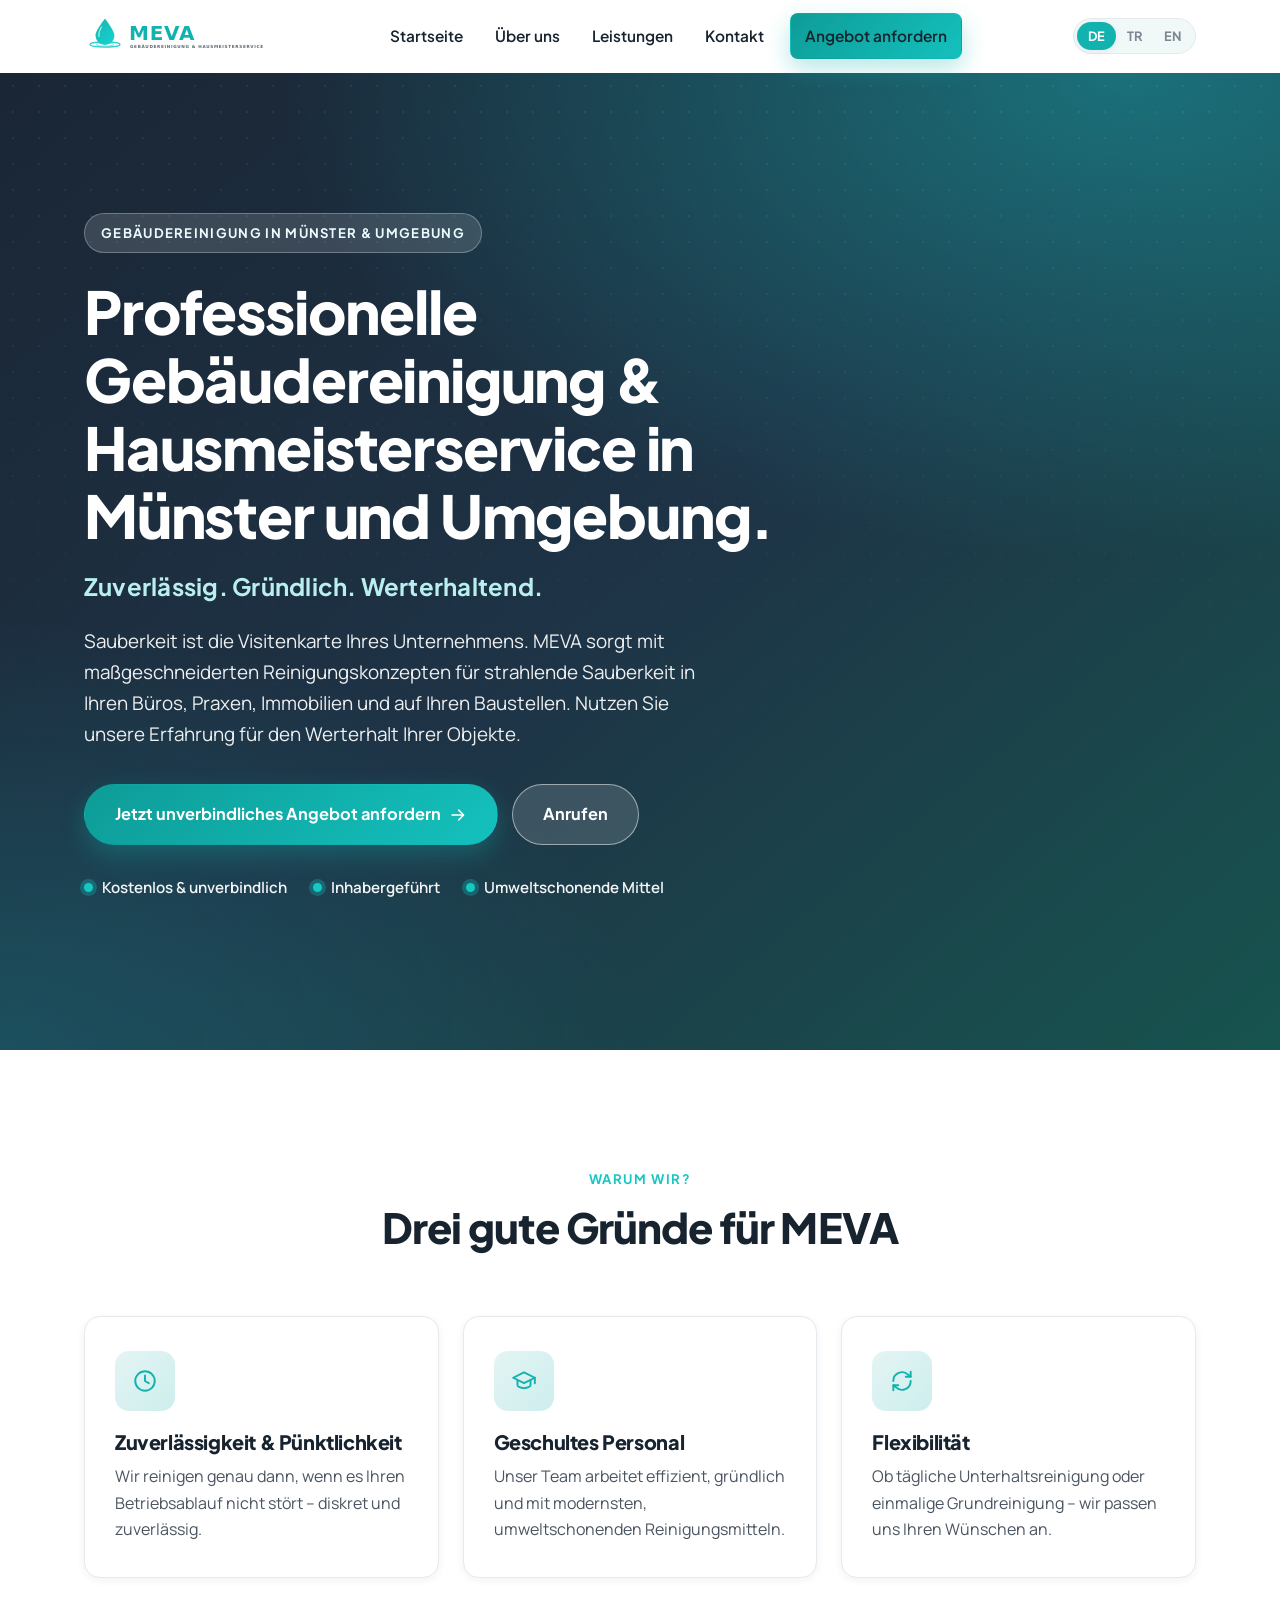
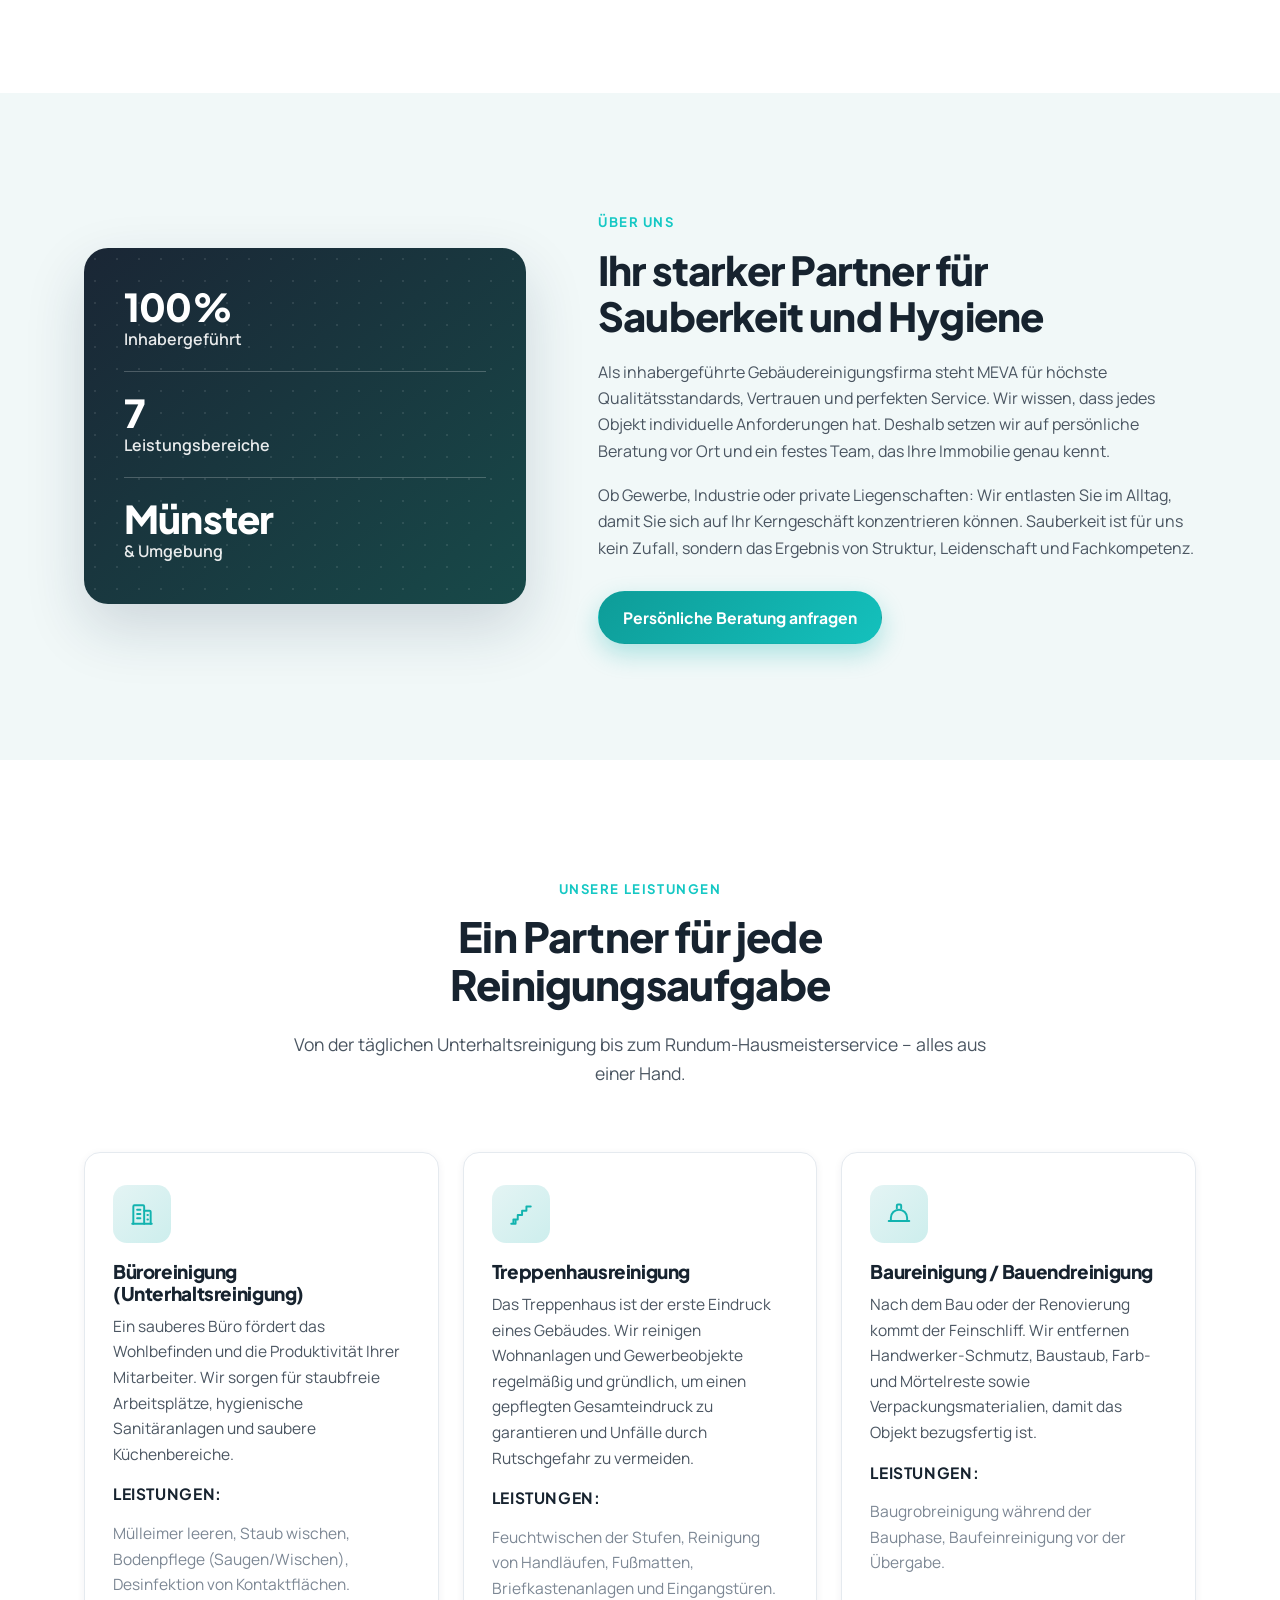
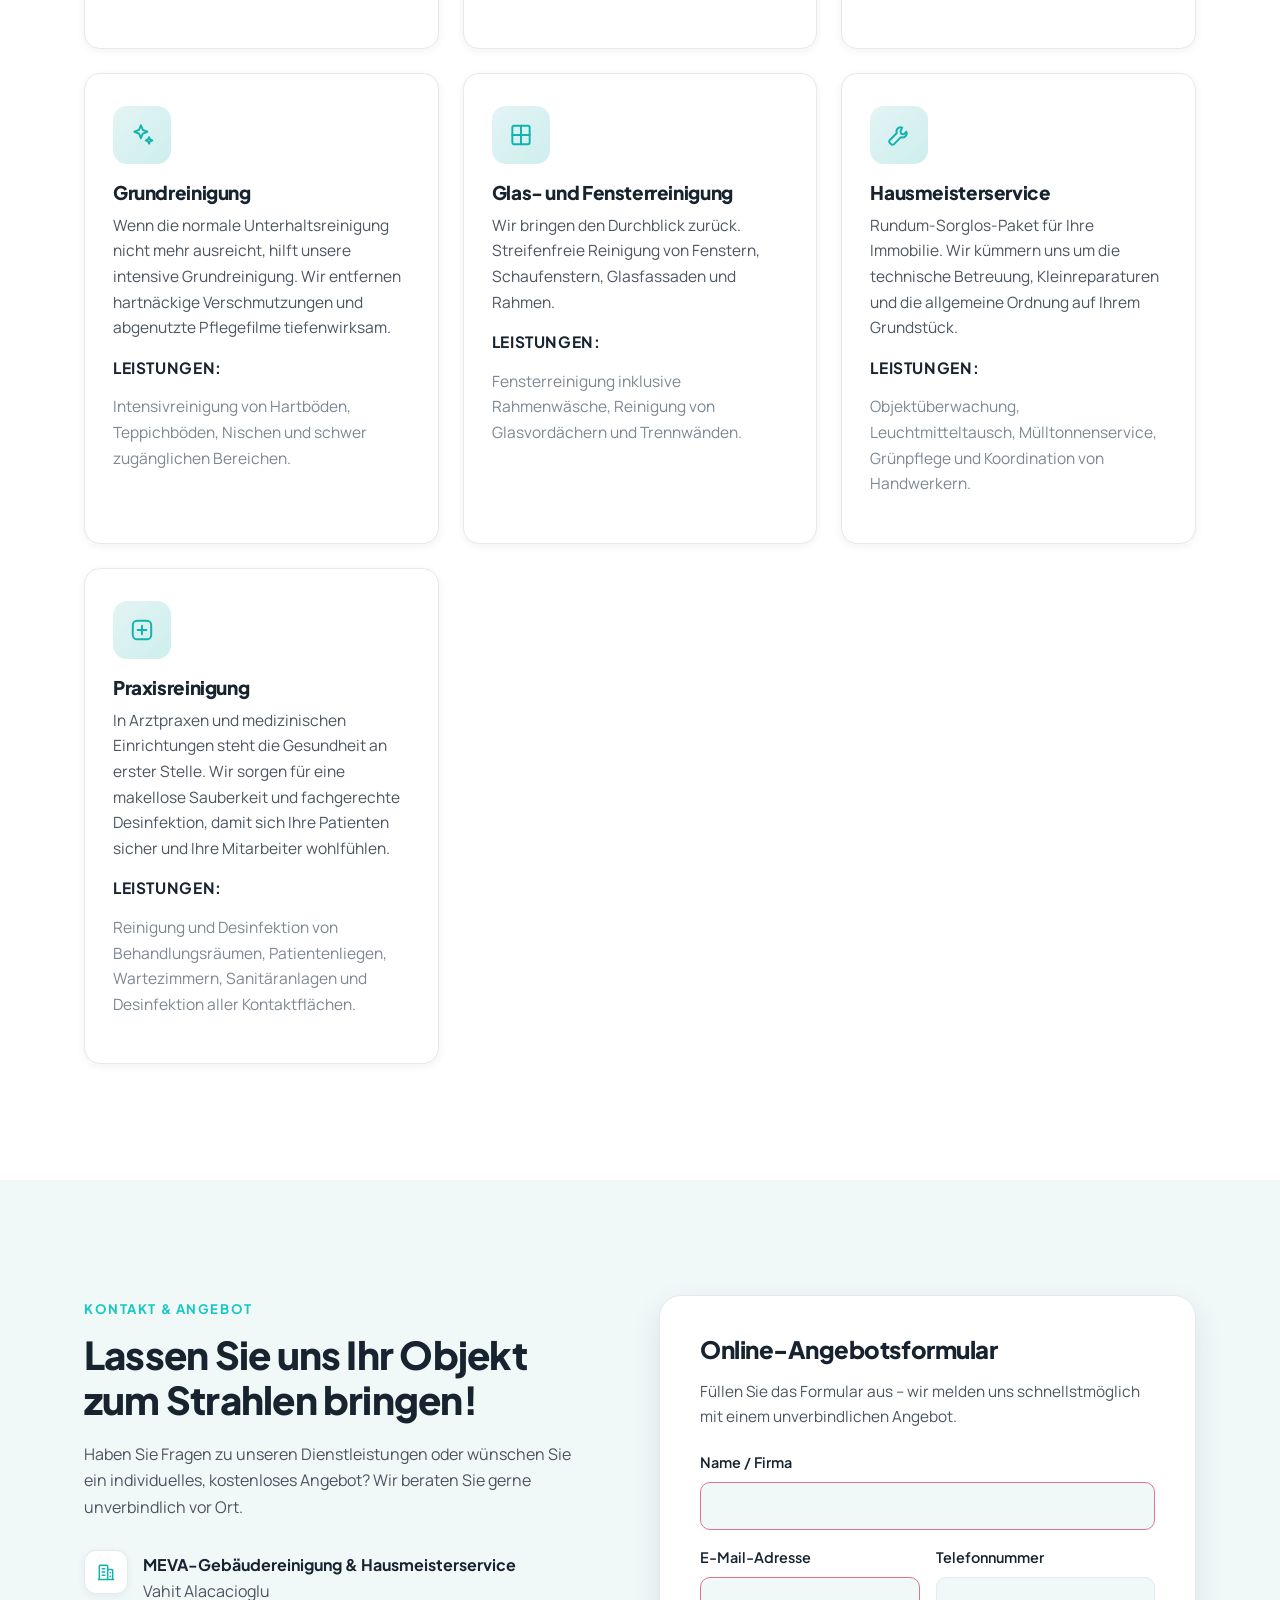
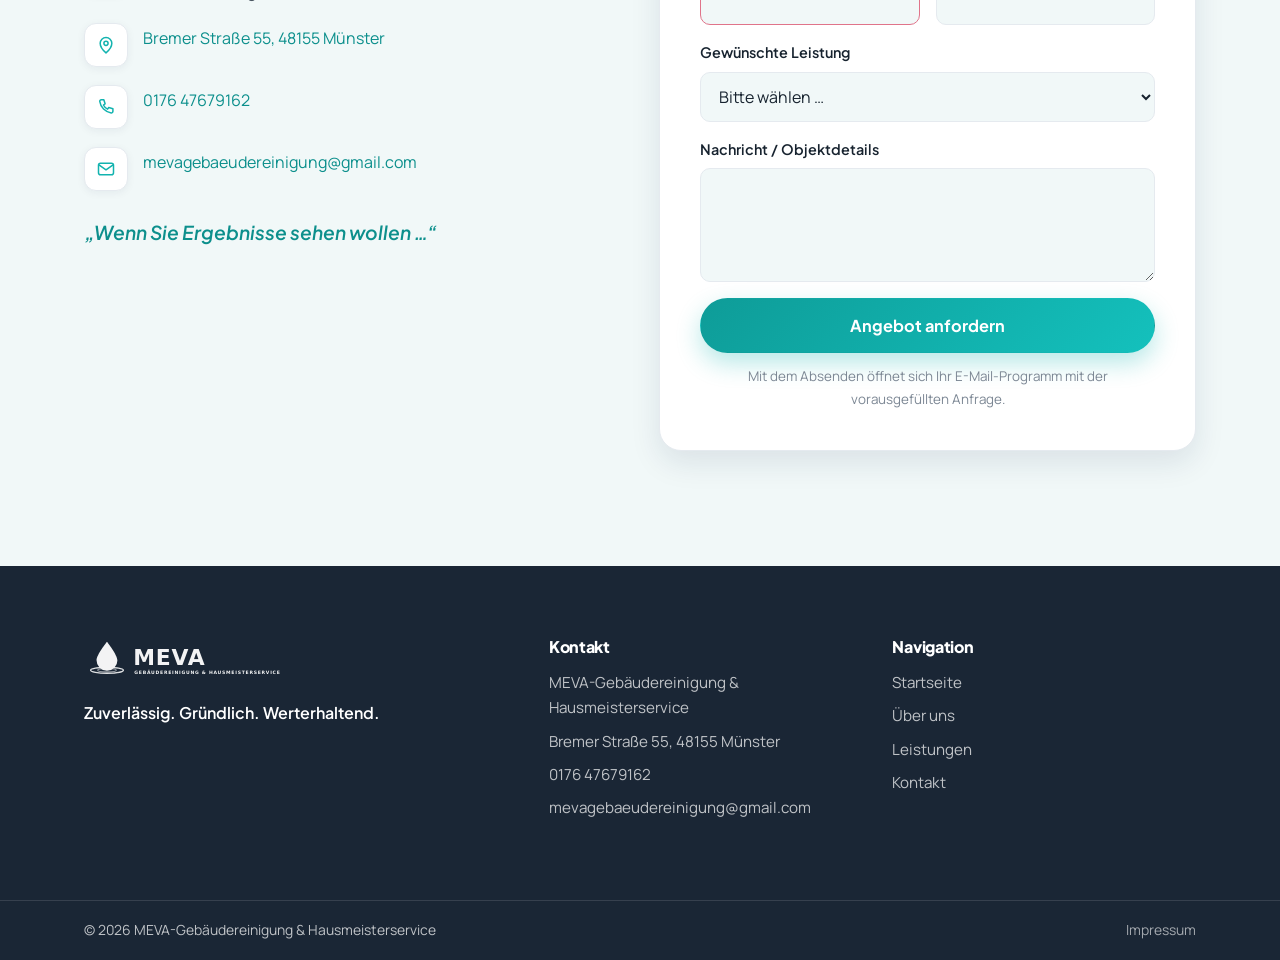
<file: index.html>
<!DOCTYPE html>
<html lang="de">
<head>
  <meta charset="UTF-8" />
  <meta name="viewport" content="width=device-width, initial-scale=1.0" />
  <title>MEVA Gebäudereinigung & Hausmeisterservice | Münster</title>
  <meta name="description" data-i18n="meta.description"
    content="Professionelle Gebäudereinigung & Hausmeisterservice in Münster und Umgebung. Zuverlässig, gründlich und werterhaltend – für Büros, Praxen, Immobilien und Baustellen." />
  <meta name="theme-color" content="#1a2635" />
  <link rel="preconnect" href="https://fonts.googleapis.com" />
  <link rel="preconnect" href="https://fonts.gstatic.com" crossorigin />
  <link
    href="https://fonts.googleapis.com/css2?family=Manrope:wght@400;500;600;700;800&family=Plus+Jakarta+Sans:wght@500;600;700;800&display=swap"
    rel="stylesheet" />
  <link rel="stylesheet" href="styles.css" />
  <link rel="icon" href="assets/favicon.svg" type="image/svg+xml" />
</head>
<body>
  <!-- ============ ICON SPRITE (clean line icons, corporate) ============ -->
  <svg width="0" height="0" style="position:absolute" aria-hidden="true" focusable="false">
    <defs>
      <symbol id="i-clock" viewBox="0 0 24 24"><circle cx="12" cy="12" r="9"/><path d="M12 7v5l3.5 2"/></symbol>
      <symbol id="i-cap" viewBox="0 0 24 24"><path d="M12 4 2 9l10 5 10-5-10-5Z"/><path d="M6 11.3V16c0 1.2 2.7 2.6 6 2.6s6-1.4 6-2.6v-4.7"/><path d="M22 9v5"/></symbol>
      <symbol id="i-flex" viewBox="0 0 24 24"><path d="M4 12a8 8 0 0 1 13.7-5.7L20 8"/><path d="M20 3.5V8h-4.5"/><path d="M20 12a8 8 0 0 1-13.7 5.7L4 16"/><path d="M4 20.5V16h4.5"/></symbol>
      <symbol id="i-building" viewBox="0 0 24 24"><path d="M4 21V5a1 1 0 0 1 1-1h8a1 1 0 0 1 1 1v16"/><path d="M14 9h5a1 1 0 0 1 1 1v11"/><path d="M3 21h18"/><path d="M7.5 8h3M7.5 12h3M7.5 16h3M17 13h.5M17 17h.5"/></symbol>
      <symbol id="i-stairs" viewBox="0 0 24 24"><path d="M21 5h-4v4h-4v4H9v4H5v3"/><path d="M3 21h4v-3"/></symbol>
      <symbol id="i-hardhat" viewBox="0 0 24 24"><path d="M2.5 18.5h19"/><path d="M4.5 18v-2.5a7.5 7.5 0 0 1 15 0V18"/><path d="M10 6.6V4.2a1 1 0 0 1 1-1h2a1 1 0 0 1 1 1v2.4"/></symbol>
      <symbol id="i-sparkle" viewBox="0 0 24 24"><path d="M11 3l1.7 4.3L17 9l-4.3 1.7L11 15l-1.7-4.3L5 9l4.3-1.7L11 3Z"/><path d="M18.5 14l.9 2.1 2.1.9-2.1.9-.9 2.1-.9-2.1-2.1-.9 2.1-.9.9-2.1Z"/></symbol>
      <symbol id="i-window" viewBox="0 0 24 24"><rect x="4" y="3.5" width="16" height="17" rx="1.5"/><path d="M4 12h16M12 3.5v17"/></symbol>
      <symbol id="i-wrench" viewBox="0 0 24 24"><path d="M15 5.2a3.8 3.8 0 0 0-5 5L3.4 16.8a1.6 1.6 0 0 0 0 2.3l1.5 1.5a1.6 1.6 0 0 0 2.3 0L13.8 14a3.8 3.8 0 0 0 5-5l-2.4 2.4L14 10.8l-.6-2.4L15 5.2Z"/></symbol>
      <symbol id="i-medical" viewBox="0 0 24 24"><rect x="3.5" y="3.5" width="17" height="17" rx="4"/><path d="M12 8v8M8 12h8"/></symbol>
      <symbol id="i-pin" viewBox="0 0 24 24"><path d="M12 21.5s7-5.8 7-11.5a7 7 0 1 0-14 0c0 5.7 7 11.5 7 11.5Z"/><circle cx="12" cy="10" r="2.5"/></symbol>
      <symbol id="i-phone" viewBox="0 0 24 24"><path d="M6.4 3.2h3l1.5 5-2 1.4a11 11 0 0 0 5 5l1.4-2 5 1.5v3a2 2 0 0 1-2.1 2A16.2 16.2 0 0 1 4.5 5.3a2 2 0 0 1 1.9-2.1Z"/></symbol>
      <symbol id="i-mail" viewBox="0 0 24 24"><rect x="3" y="5" width="18" height="14" rx="2.5"/><path d="m3.5 7 8.5 6 8.5-6"/></symbol>
      <symbol id="i-arrow" viewBox="0 0 24 24"><path d="M4 12h15M13 5.5l6.5 6.5-6.5 6.5"/></symbol>
    </defs>
  </svg>

  <!-- ============ HEADER / NAV ============ -->
  <header class="site-header" id="siteHeader">
    <div class="container header-inner">
      <a href="#home" class="brand" aria-label="MEVA Gebäudereinigung Startseite">
        <img src="assets/logo.svg" alt="MEVA Gebäudereinigung & Hausmeisterservice" class="brand-logo" id="brandLogo" />
      </a>

      <nav class="main-nav" id="mainNav" aria-label="Hauptnavigation">
        <a href="#home" data-i18n="nav.home">Startseite</a>
        <a href="#about" data-i18n="nav.about">Über uns</a>
        <a href="#services" data-i18n="nav.services">Leistungen</a>
        <a href="#contact" data-i18n="nav.contact">Kontakt</a>
        <a href="#contact" class="btn btn-primary nav-cta" data-i18n="nav.cta">Angebot anfordern</a>
      </nav>

      <div class="header-tools">
        <div class="lang-switch" role="group" aria-label="Sprache wählen">
          <button type="button" data-lang="de" class="active" aria-pressed="true">DE</button>
          <button type="button" data-lang="tr" aria-pressed="false">TR</button>
          <button type="button" data-lang="en" aria-pressed="false">EN</button>
        </div>
        <button class="nav-toggle" id="navToggle" aria-label="Menü öffnen" aria-expanded="false">
          <span></span><span></span><span></span>
        </button>
      </div>
    </div>
  </header>

  <main>
    <!-- ============ HERO ============ -->
    <section class="hero" id="home">
      <div class="hero-bg" aria-hidden="true"></div>
      <div class="container hero-inner">
        <div class="hero-content">
          <span class="eyebrow" data-i18n="hero.eyebrow">Gebäudereinigung in Münster & Umgebung</span>
          <h1 data-i18n="hero.title">Professionelle Gebäudereinigung &amp; Hausmeisterservice in Münster und Umgebung.</h1>
          <p class="hero-claim" data-i18n="hero.claim">Zuverlässig. Gründlich. Werterhaltend.</p>
          <p class="hero-sub" data-i18n="hero.sub">Sauberkeit ist die Visitenkarte Ihres Unternehmens. MEVA sorgt mit maßgeschneiderten Reinigungskonzepten für strahlende Sauberkeit in Ihren Büros, Praxen, Immobilien und auf Ihren Baustellen. Nutzen Sie unsere Erfahrung für den Werterhalt Ihrer Objekte.</p>
          <div class="hero-actions">
            <a href="#contact" class="btn btn-primary btn-lg"><span data-i18n="hero.cta">Jetzt unverbindliches Angebot anfordern</span><svg class="ico" aria-hidden="true"><use href="#i-arrow"/></svg></a>
            <a href="tel:+4917647679162" class="btn btn-ghost btn-lg" data-i18n="hero.call">Anrufen</a>
          </div>
          <ul class="hero-badges" aria-label="Vorteile">
            <li><span class="dot"></span><span data-i18n="hero.badge1">Kostenlos & unverbindlich</span></li>
            <li><span class="dot"></span><span data-i18n="hero.badge2">Inhabergeführt</span></li>
            <li><span class="dot"></span><span data-i18n="hero.badge3">Umweltschonende Mittel</span></li>
          </ul>
        </div>
      </div>
    </section>

    <!-- ============ WHY US ============ -->
    <section class="why section" id="why">
      <div class="container">
        <div class="section-head">
          <span class="kicker" data-i18n="why.kicker">Warum wir?</span>
          <h2 data-i18n="why.title">Drei gute Gründe für MEVA</h2>
        </div>
        <div class="cards-3">
          <article class="feature-card">
            <div class="feature-icon"><svg class="ico" aria-hidden="true"><use href="#i-clock"/></svg></div>
            <h3 data-i18n="why.c1.title">Zuverlässigkeit & Pünktlichkeit</h3>
            <p data-i18n="why.c1.text">Wir reinigen genau dann, wenn es Ihren Betriebsablauf nicht stört – diskret und zuverlässig.</p>
          </article>
          <article class="feature-card">
            <div class="feature-icon"><svg class="ico" aria-hidden="true"><use href="#i-cap"/></svg></div>
            <h3 data-i18n="why.c2.title">Geschultes Personal</h3>
            <p data-i18n="why.c2.text">Unser Team arbeitet effizient, gründlich und mit modernsten, umweltschonenden Reinigungsmitteln.</p>
          </article>
          <article class="feature-card">
            <div class="feature-icon"><svg class="ico" aria-hidden="true"><use href="#i-flex"/></svg></div>
            <h3 data-i18n="why.c3.title">Flexibilität</h3>
            <p data-i18n="why.c3.text">Ob tägliche Unterhaltsreinigung oder einmalige Grundreinigung – wir passen uns Ihren Wünschen an.</p>
          </article>
        </div>
      </div>
    </section>

    <!-- ============ ABOUT ============ -->
    <section class="about section" id="about">
      <div class="container about-grid">
        <div class="about-media" aria-hidden="true">
          <div class="about-card-stack">
            <div class="stat">
              <strong data-i18n="about.stat1.num">100%</strong>
              <span data-i18n="about.stat1.label">Inhabergeführt</span>
            </div>
            <div class="stat">
              <strong data-i18n="about.stat2.num">7</strong>
              <span data-i18n="about.stat2.label">Leistungsbereiche</span>
            </div>
            <div class="stat">
              <strong>Münster</strong>
              <span data-i18n="about.stat3.label">& Umgebung</span>
            </div>
          </div>
        </div>
        <div class="about-text">
          <span class="kicker" data-i18n="about.kicker">Über uns</span>
          <h2 data-i18n="about.title">Ihr starker Partner für Sauberkeit und Hygiene</h2>
          <p data-i18n="about.p1">Als inhabergeführte Gebäudereinigungsfirma steht MEVA für höchste Qualitätsstandards, Vertrauen und perfekten Service. Wir wissen, dass jedes Objekt individuelle Anforderungen hat. Deshalb setzen wir auf persönliche Beratung vor Ort und ein festes Team, das Ihre Immobilie genau kennt.</p>
          <p data-i18n="about.p2">Ob Gewerbe, Industrie oder private Liegenschaften: Wir entlasten Sie im Alltag, damit Sie sich auf Ihr Kerngeschäft konzentrieren können. Sauberkeit ist für uns kein Zufall, sondern das Ergebnis von Struktur, Leidenschaft und Fachkompetenz.</p>
          <a href="#contact" class="btn btn-primary" data-i18n="about.cta">Persönliche Beratung anfragen</a>
        </div>
      </div>
    </section>

    <!-- ============ SERVICES ============ -->
    <section class="services section" id="services">
      <div class="container">
        <div class="section-head">
          <span class="kicker" data-i18n="services.kicker">Unsere Leistungen</span>
          <h2 data-i18n="services.title">Ein Partner für jede Reinigungsaufgabe</h2>
          <p class="section-lead" data-i18n="services.lead">Von der täglichen Unterhaltsreinigung bis zum Rundum-Hausmeisterservice – alles aus einer Hand.</p>
        </div>

        <div class="cards-service">
          <article class="service-card">
            <div class="service-icon"><svg class="ico" aria-hidden="true"><use href="#i-building"/></svg></div>
            <h3 data-i18n="svc.office.title">Büroreinigung (Unterhaltsreinigung)</h3>
            <p data-i18n="svc.office.text">Ein sauberes Büro fördert das Wohlbefinden und die Produktivität Ihrer Mitarbeiter. Wir sorgen für staubfreie Arbeitsplätze, hygienische Sanitäranlagen und saubere Küchenbereiche.</p>
            <p class="service-list-label" data-i18n="svc.tasksLabel">Leistungen:</p>
            <p class="service-list" data-i18n="svc.office.tasks">Mülleimer leeren, Staub wischen, Bodenpflege (Saugen/Wischen), Desinfektion von Kontaktflächen.</p>
          </article>

          <article class="service-card">
            <div class="service-icon"><svg class="ico" aria-hidden="true"><use href="#i-stairs"/></svg></div>
            <h3 data-i18n="svc.stairs.title">Treppenhausreinigung</h3>
            <p data-i18n="svc.stairs.text">Das Treppenhaus ist der erste Eindruck eines Gebäudes. Wir reinigen Wohnanlagen und Gewerbeobjekte regelmäßig und gründlich, um einen gepflegten Gesamteindruck zu garantieren und Unfälle durch Rutschgefahr zu vermeiden.</p>
            <p class="service-list-label" data-i18n="svc.tasksLabel">Leistungen:</p>
            <p class="service-list" data-i18n="svc.stairs.tasks">Feuchtwischen der Stufen, Reinigung von Handläufen, Fußmatten, Briefkastenanlagen und Eingangstüren.</p>
          </article>

          <article class="service-card">
            <div class="service-icon"><svg class="ico" aria-hidden="true"><use href="#i-hardhat"/></svg></div>
            <h3 data-i18n="svc.construction.title">Baureinigung / Bauendreinigung</h3>
            <p data-i18n="svc.construction.text">Nach dem Bau oder der Renovierung kommt der Feinschliff. Wir entfernen Handwerker-Schmutz, Baustaub, Farb- und Mörtelreste sowie Verpackungsmaterialien, damit das Objekt bezugsfertig ist.</p>
            <p class="service-list-label" data-i18n="svc.tasksLabel">Leistungen:</p>
            <p class="service-list" data-i18n="svc.construction.tasks">Baugrobreinigung während der Bauphase, Baufeinreinigung vor der Übergabe.</p>
          </article>

          <article class="service-card">
            <div class="service-icon"><svg class="ico" aria-hidden="true"><use href="#i-sparkle"/></svg></div>
            <h3 data-i18n="svc.deep.title">Grundreinigung</h3>
            <p data-i18n="svc.deep.text">Wenn die normale Unterhaltsreinigung nicht mehr ausreicht, hilft unsere intensive Grundreinigung. Wir entfernen hartnäckige Verschmutzungen und abgenutzte Pflegefilme tiefenwirksam.</p>
            <p class="service-list-label" data-i18n="svc.tasksLabel">Leistungen:</p>
            <p class="service-list" data-i18n="svc.deep.tasks">Intensivreinigung von Hartböden, Teppichböden, Nischen und schwer zugänglichen Bereichen.</p>
          </article>

          <article class="service-card">
            <div class="service-icon"><svg class="ico" aria-hidden="true"><use href="#i-window"/></svg></div>
            <h3 data-i18n="svc.glass.title">Glas- und Fensterreinigung</h3>
            <p data-i18n="svc.glass.text">Wir bringen den Durchblick zurück. Streifenfreie Reinigung von Fenstern, Schaufenstern, Glasfassaden und Rahmen.</p>
            <p class="service-list-label" data-i18n="svc.tasksLabel">Leistungen:</p>
            <p class="service-list" data-i18n="svc.glass.tasks">Fensterreinigung inklusive Rahmenwäsche, Reinigung von Glasvordächern und Trennwänden.</p>
          </article>

          <article class="service-card">
            <div class="service-icon"><svg class="ico" aria-hidden="true"><use href="#i-wrench"/></svg></div>
            <h3 data-i18n="svc.facility.title">Hausmeisterservice</h3>
            <p data-i18n="svc.facility.text">Rundum-Sorglos-Paket für Ihre Immobilie. Wir kümmern uns um die technische Betreuung, Kleinreparaturen und die allgemeine Ordnung auf Ihrem Grundstück.</p>
            <p class="service-list-label" data-i18n="svc.tasksLabel">Leistungen:</p>
            <p class="service-list" data-i18n="svc.facility.tasks">Objektüberwachung, Leuchtmitteltausch, Mülltonnenservice, Grünpflege und Koordination von Handwerkern.</p>
          </article>

          <article class="service-card">
            <div class="service-icon"><svg class="ico" aria-hidden="true"><use href="#i-medical"/></svg></div>
            <h3 data-i18n="svc.medical.title">Praxisreinigung</h3>
            <p data-i18n="svc.medical.text">In Arztpraxen und medizinischen Einrichtungen steht die Gesundheit an erster Stelle. Wir sorgen für eine makellose Sauberkeit und fachgerechte Desinfektion, damit sich Ihre Patienten sicher und Ihre Mitarbeiter wohlfühlen.</p>
            <p class="service-list-label" data-i18n="svc.tasksLabel">Leistungen:</p>
            <p class="service-list" data-i18n="svc.medical.tasks">Reinigung und Desinfektion von Behandlungsräumen, Patientenliegen, Wartezimmern, Sanitäranlagen und Desinfektion aller Kontaktflächen.</p>
          </article>
        </div>
      </div>
    </section>

    <!-- ============ CONTACT ============ -->
    <section class="contact section" id="contact">
      <div class="container contact-grid">
        <div class="contact-info">
          <span class="kicker" data-i18n="contact.kicker">Kontakt & Angebot</span>
          <h2 data-i18n="contact.title">Lassen Sie uns Ihr Objekt zum Strahlen bringen!</h2>
          <p data-i18n="contact.lead">Haben Sie Fragen zu unseren Dienstleistungen oder wünschen Sie ein individuelles, kostenloses Angebot? Wir beraten Sie gerne unverbindlich vor Ort.</p>

          <ul class="contact-list">
            <li>
              <span class="ci-icon"><svg class="ico" aria-hidden="true"><use href="#i-building"/></svg></span>
              <div>
                <strong>MEVA-Gebäudereinigung & Hausmeisterservice</strong>
                <span>Vahit Alacacioglu</span>
              </div>
            </li>
            <li>
              <span class="ci-icon"><svg class="ico" aria-hidden="true"><use href="#i-pin"/></svg></span>
              <div>
                <a href="https://maps.google.com/?q=Bremer+Straße+55,+48155+Münster" target="_blank" rel="noopener">Bremer Straße 55, 48155 Münster</a>
              </div>
            </li>
            <li>
              <span class="ci-icon"><svg class="ico" aria-hidden="true"><use href="#i-phone"/></svg></span>
              <div>
                <a href="tel:+4917647679162">0176 47679162</a>
              </div>
            </li>
            <li>
              <span class="ci-icon"><svg class="ico" aria-hidden="true"><use href="#i-mail"/></svg></span>
              <div>
                <a href="mailto:mevagebaeudereinigung@gmail.com">mevagebaeudereinigung@gmail.com</a>
              </div>
            </li>
          </ul>

          <p class="contact-quote" data-i18n="contact.quote">„Wenn Sie Ergebnisse sehen wollen …“</p>
        </div>

        <div class="contact-form-wrap">
          <form class="contact-form" id="offerForm" novalidate>
            <h3 data-i18n="form.title">Online-Angebotsformular</h3>
            <p class="form-note" data-i18n="form.note">Füllen Sie das Formular aus – wir melden uns schnellstmöglich mit einem unverbindlichen Angebot.</p>

            <div class="field">
              <label for="f-name" data-i18n="form.name">Name / Firma</label>
              <input type="text" id="f-name" name="name" autocomplete="organization" required />
            </div>

            <div class="field-row">
              <div class="field">
                <label for="f-email" data-i18n="form.email">E-Mail-Adresse</label>
                <input type="email" id="f-email" name="email" autocomplete="email" required />
              </div>
              <div class="field">
                <label for="f-phone" data-i18n="form.phone">Telefonnummer</label>
                <input type="tel" id="f-phone" name="phone" autocomplete="tel" />
              </div>
            </div>

            <div class="field">
              <label for="f-service" data-i18n="form.service">Gewünschte Leistung</label>
              <select id="f-service" name="service">
                <option value="" data-i18n="form.service.placeholder">Bitte wählen …</option>
                <option data-i18n="svc.office.title">Büroreinigung (Unterhaltsreinigung)</option>
                <option data-i18n="svc.stairs.title">Treppenhausreinigung</option>
                <option data-i18n="svc.construction.title">Baureinigung / Bauendreinigung</option>
                <option data-i18n="svc.deep.title">Grundreinigung</option>
                <option data-i18n="svc.glass.title">Glas- und Fensterreinigung</option>
                <option data-i18n="svc.facility.title">Hausmeisterservice</option>
                <option data-i18n="svc.medical.title">Praxisreinigung</option>
                <option data-i18n="form.service.other">Sonstiges / Beratung</option>
              </select>
            </div>

            <div class="field">
              <label for="f-message" data-i18n="form.message">Nachricht / Objektdetails</label>
              <textarea id="f-message" name="message" rows="4"></textarea>
            </div>

            <button type="submit" class="btn btn-primary btn-lg btn-block" data-i18n="form.submit">Angebot anfordern</button>
            <p class="form-hint" data-i18n="form.hint">Mit dem Absenden öffnet sich Ihr E-Mail-Programm mit der vorausgefüllten Anfrage.</p>
          </form>
        </div>
      </div>
    </section>
  </main>

  <!-- ============ FOOTER ============ -->
  <footer class="site-footer">
    <div class="container footer-inner">
      <div class="footer-brand">
        <img src="assets/logo.svg" alt="MEVA Gebäudereinigung & Hausmeisterservice" class="footer-logo" id="footerLogo" />
        <p data-i18n="footer.tagline">Zuverlässig. Gründlich. Werterhaltend.</p>
      </div>
      <div class="footer-col">
        <h4 data-i18n="footer.contactTitle">Kontakt</h4>
        <p>MEVA-Gebäudereinigung & Hausmeisterservice</p>
        <p>Bremer Straße 55, 48155 Münster</p>
        <p><a href="tel:+4917647679162">0176 47679162</a></p>
        <p><a href="mailto:mevagebaeudereinigung@gmail.com">mevagebaeudereinigung@gmail.com</a></p>
      </div>
      <div class="footer-col">
        <h4 data-i18n="footer.linksTitle">Navigation</h4>
        <p><a href="#home" data-i18n="nav.home">Startseite</a></p>
        <p><a href="#about" data-i18n="nav.about">Über uns</a></p>
        <p><a href="#services" data-i18n="nav.services">Leistungen</a></p>
        <p><a href="#contact" data-i18n="nav.contact">Kontakt</a></p>
      </div>
    </div>
    <div class="footer-bottom">
      <div class="container">
        <span>© <span id="year">2026</span> MEVA-Gebäudereinigung & Hausmeisterservice</span>
        <span class="footer-legal"><a href="impressum.html" data-i18n="footer.impressum">Impressum</a></span>
      </div>
    </div>
  </footer>

  <script src="script.js"></script>
</body>
</html>
</file>
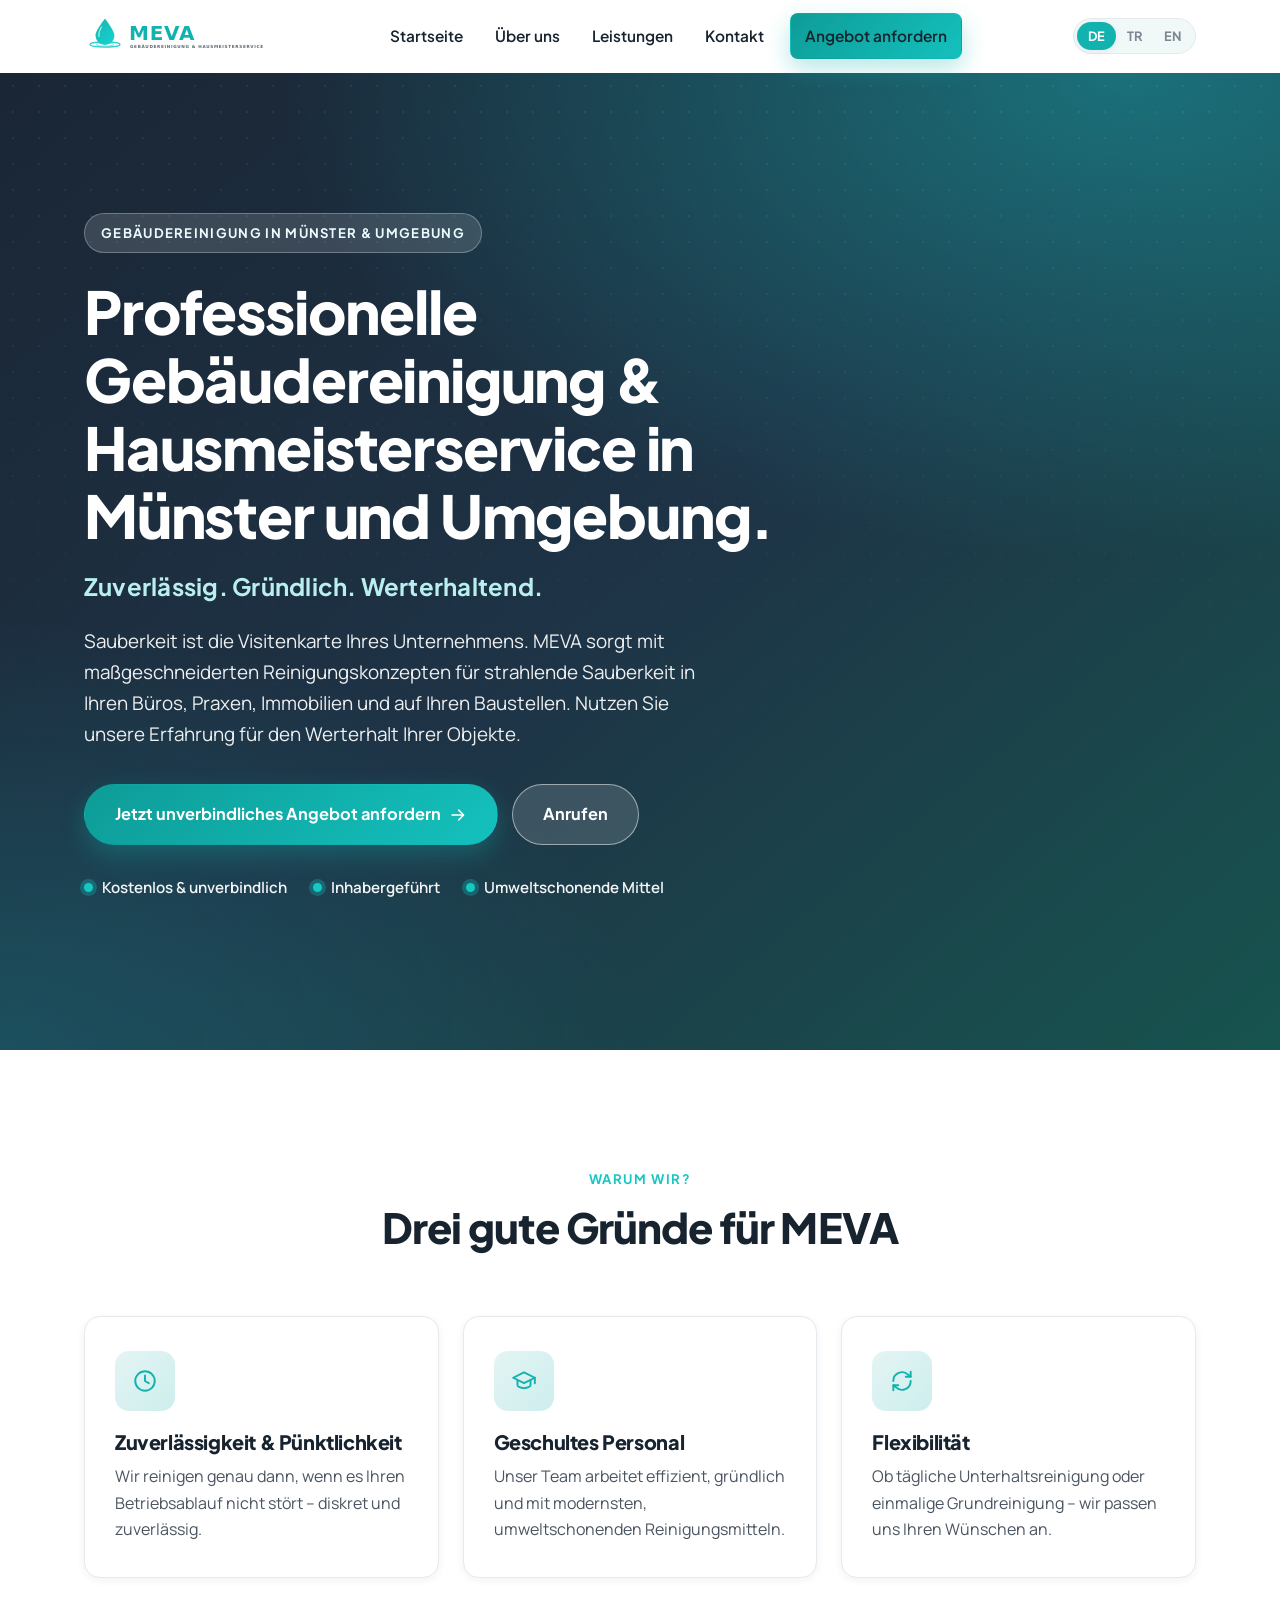
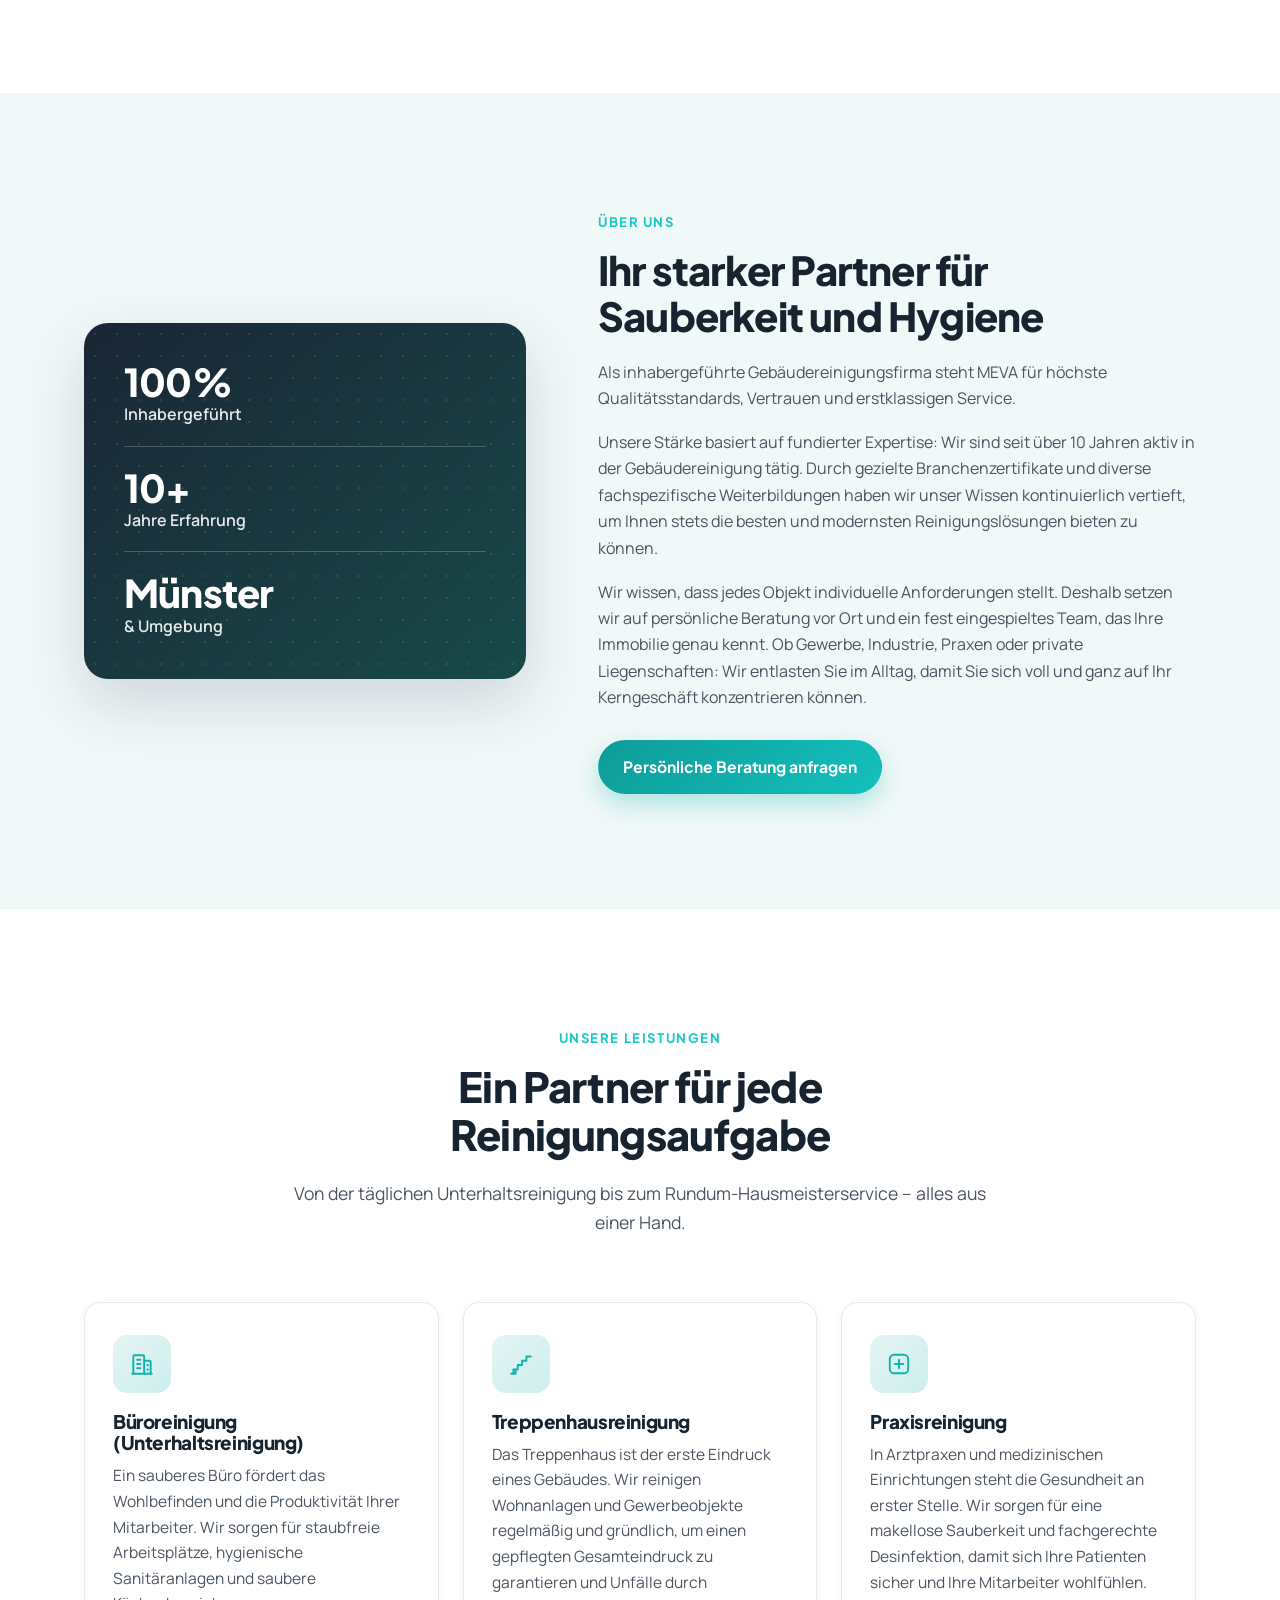
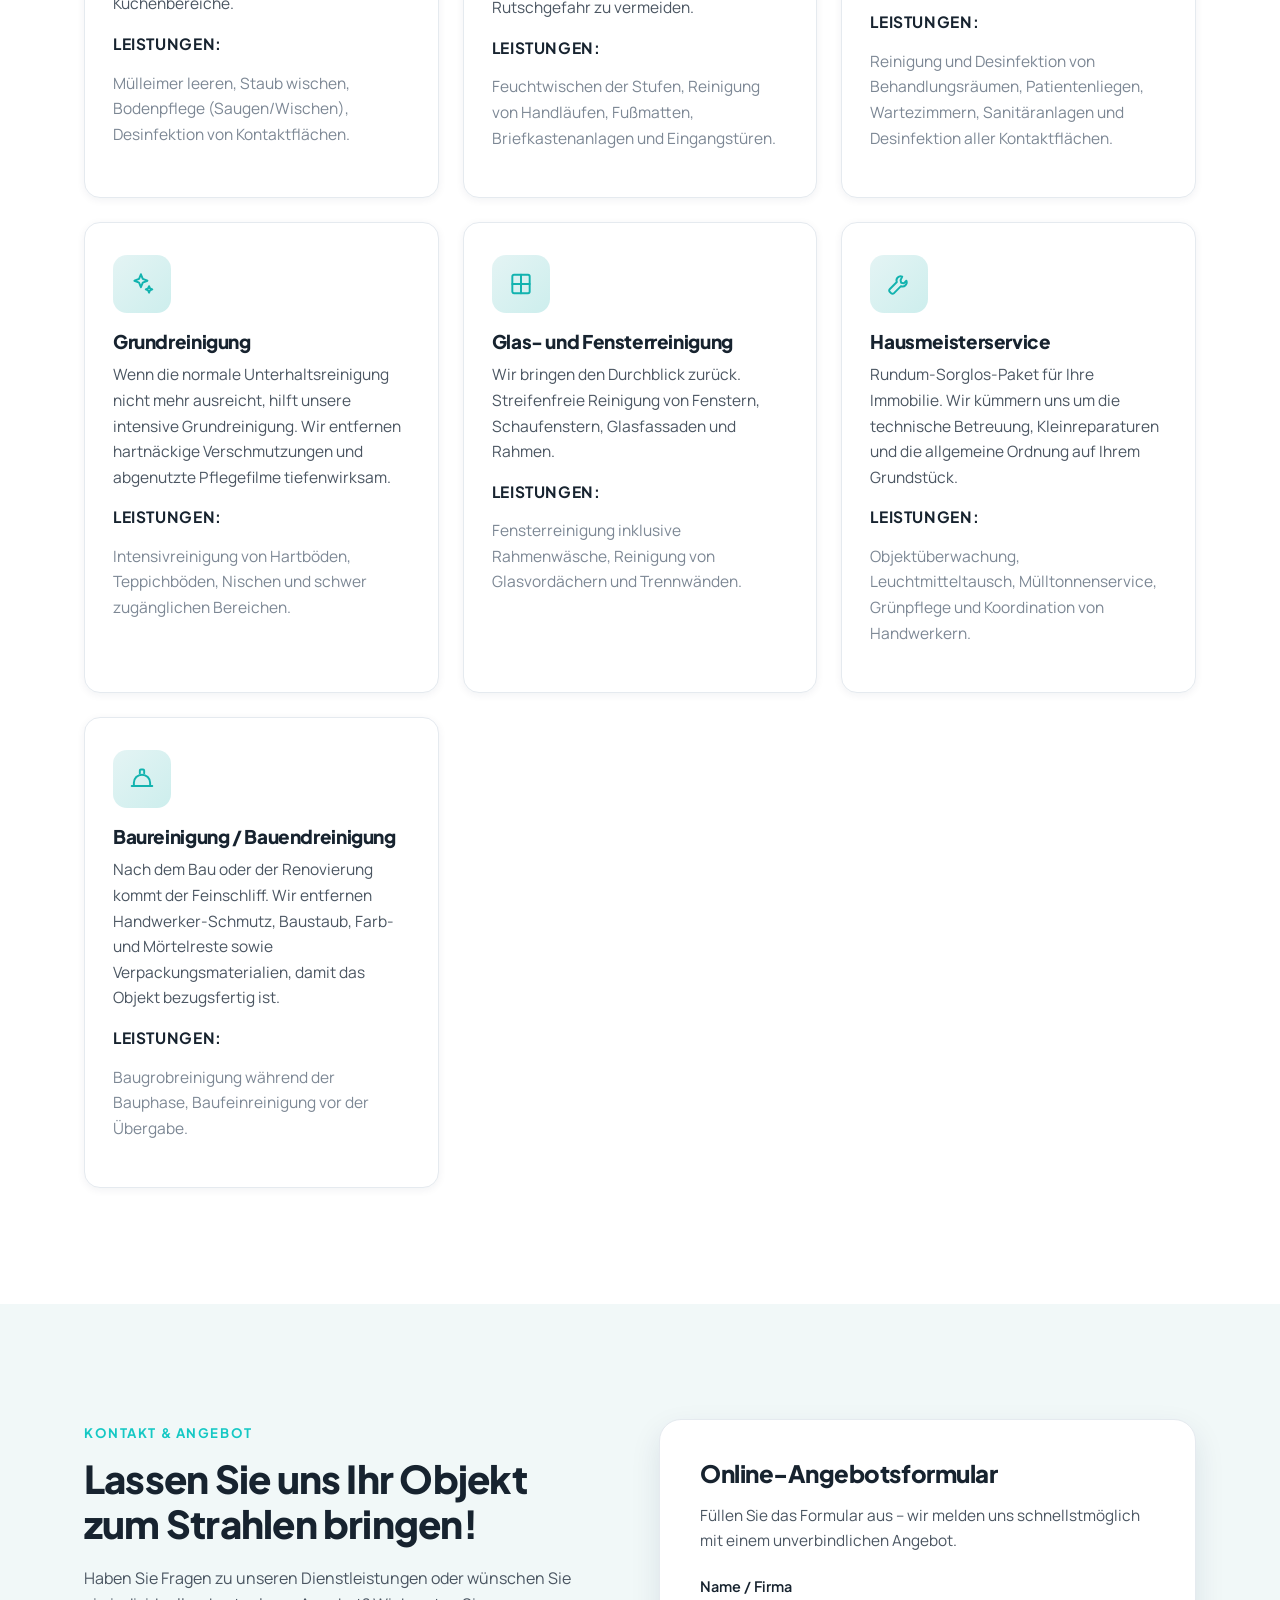
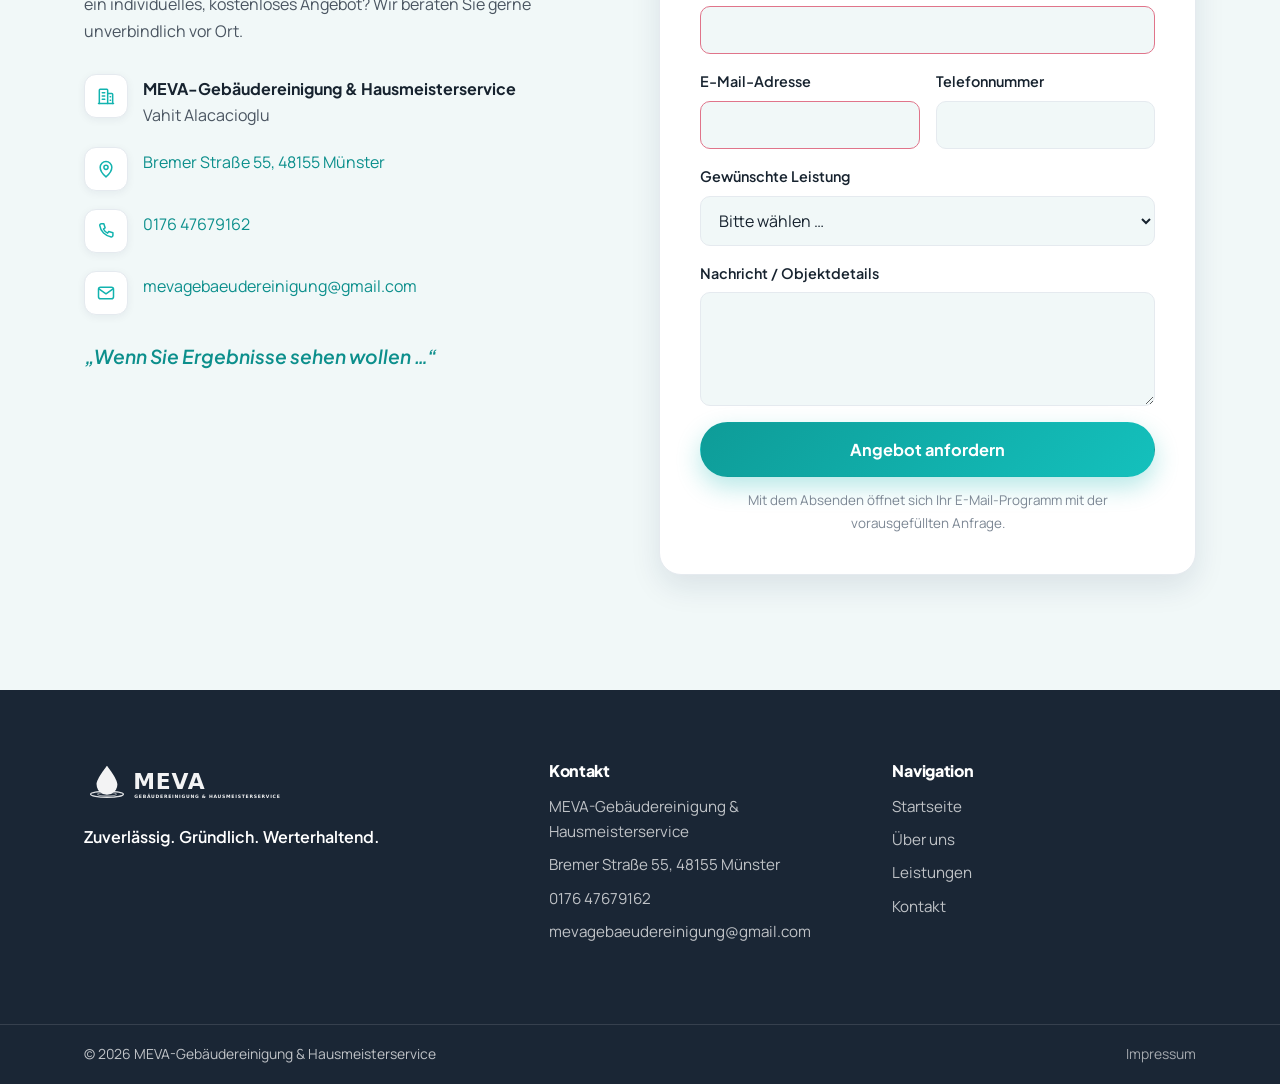
<file: public/index.html>
<!DOCTYPE html>
<html lang="de">
<head>
  <meta charset="UTF-8" />
  <meta name="viewport" content="width=device-width, initial-scale=1.0" />
  <title>MEVA Gebäudereinigung & Hausmeisterservice | Münster</title>
  <meta name="description" data-i18n="meta.description"
    content="Professionelle Gebäudereinigung & Hausmeisterservice in Münster und Umgebung. Zuverlässig, gründlich und werterhaltend – für Büros, Praxen, Immobilien und Baustellen." />
  <meta name="theme-color" content="#1a2635" />
  <link rel="preconnect" href="https://fonts.googleapis.com" />
  <link rel="preconnect" href="https://fonts.gstatic.com" crossorigin />
  <link
    href="https://fonts.googleapis.com/css2?family=Manrope:wght@400;500;600;700;800&family=Plus+Jakarta+Sans:wght@500;600;700;800&display=swap"
    rel="stylesheet" />
  <link rel="stylesheet" href="styles.css" />
  <link rel="icon" href="assets/favicon.svg" type="image/svg+xml" />
</head>
<body>
  <!-- ============ ICON SPRITE (clean line icons, corporate) ============ -->
  <svg width="0" height="0" style="position:absolute" aria-hidden="true" focusable="false">
    <defs>
      <symbol id="i-clock" viewBox="0 0 24 24"><circle cx="12" cy="12" r="9"/><path d="M12 7v5l3.5 2"/></symbol>
      <symbol id="i-cap" viewBox="0 0 24 24"><path d="M12 4 2 9l10 5 10-5-10-5Z"/><path d="M6 11.3V16c0 1.2 2.7 2.6 6 2.6s6-1.4 6-2.6v-4.7"/><path d="M22 9v5"/></symbol>
      <symbol id="i-flex" viewBox="0 0 24 24"><path d="M4 12a8 8 0 0 1 13.7-5.7L20 8"/><path d="M20 3.5V8h-4.5"/><path d="M20 12a8 8 0 0 1-13.7 5.7L4 16"/><path d="M4 20.5V16h4.5"/></symbol>
      <symbol id="i-building" viewBox="0 0 24 24"><path d="M4 21V5a1 1 0 0 1 1-1h8a1 1 0 0 1 1 1v16"/><path d="M14 9h5a1 1 0 0 1 1 1v11"/><path d="M3 21h18"/><path d="M7.5 8h3M7.5 12h3M7.5 16h3M17 13h.5M17 17h.5"/></symbol>
      <symbol id="i-stairs" viewBox="0 0 24 24"><path d="M21 5h-4v4h-4v4H9v4H5v3"/><path d="M3 21h4v-3"/></symbol>
      <symbol id="i-hardhat" viewBox="0 0 24 24"><path d="M2.5 18.5h19"/><path d="M4.5 18v-2.5a7.5 7.5 0 0 1 15 0V18"/><path d="M10 6.6V4.2a1 1 0 0 1 1-1h2a1 1 0 0 1 1 1v2.4"/></symbol>
      <symbol id="i-sparkle" viewBox="0 0 24 24"><path d="M11 3l1.7 4.3L17 9l-4.3 1.7L11 15l-1.7-4.3L5 9l4.3-1.7L11 3Z"/><path d="M18.5 14l.9 2.1 2.1.9-2.1.9-.9 2.1-.9-2.1-2.1-.9 2.1-.9.9-2.1Z"/></symbol>
      <symbol id="i-window" viewBox="0 0 24 24"><rect x="4" y="3.5" width="16" height="17" rx="1.5"/><path d="M4 12h16M12 3.5v17"/></symbol>
      <symbol id="i-wrench" viewBox="0 0 24 24"><path d="M15 5.2a3.8 3.8 0 0 0-5 5L3.4 16.8a1.6 1.6 0 0 0 0 2.3l1.5 1.5a1.6 1.6 0 0 0 2.3 0L13.8 14a3.8 3.8 0 0 0 5-5l-2.4 2.4L14 10.8l-.6-2.4L15 5.2Z"/></symbol>
      <symbol id="i-medical" viewBox="0 0 24 24"><rect x="3.5" y="3.5" width="17" height="17" rx="4"/><path d="M12 8v8M8 12h8"/></symbol>
      <symbol id="i-pin" viewBox="0 0 24 24"><path d="M12 21.5s7-5.8 7-11.5a7 7 0 1 0-14 0c0 5.7 7 11.5 7 11.5Z"/><circle cx="12" cy="10" r="2.5"/></symbol>
      <symbol id="i-phone" viewBox="0 0 24 24"><path d="M6.4 3.2h3l1.5 5-2 1.4a11 11 0 0 0 5 5l1.4-2 5 1.5v3a2 2 0 0 1-2.1 2A16.2 16.2 0 0 1 4.5 5.3a2 2 0 0 1 1.9-2.1Z"/></symbol>
      <symbol id="i-mail" viewBox="0 0 24 24"><rect x="3" y="5" width="18" height="14" rx="2.5"/><path d="m3.5 7 8.5 6 8.5-6"/></symbol>
      <symbol id="i-arrow" viewBox="0 0 24 24"><path d="M4 12h15M13 5.5l6.5 6.5-6.5 6.5"/></symbol>
    </defs>
  </svg>

  <!-- ============ HEADER / NAV ============ -->
  <header class="site-header" id="siteHeader">
    <div class="container header-inner">
      <a href="#home" class="brand" aria-label="MEVA Gebäudereinigung Startseite">
        <img src="assets/logo.svg" alt="MEVA Gebäudereinigung & Hausmeisterservice" class="brand-logo" id="brandLogo" />
      </a>

      <nav class="main-nav" id="mainNav" aria-label="Hauptnavigation">
        <a href="#home" data-i18n="nav.home">Startseite</a>
        <a href="#about" data-i18n="nav.about">Über uns</a>
        <a href="#services" data-i18n="nav.services">Leistungen</a>
        <a href="#contact" data-i18n="nav.contact">Kontakt</a>
        <a href="#contact" class="btn btn-primary nav-cta" data-i18n="nav.cta">Angebot anfordern</a>
      </nav>

      <div class="header-tools">
        <div class="lang-switch" role="group" aria-label="Sprache wählen">
          <button type="button" data-lang="de" class="active" aria-pressed="true">DE</button>
          <button type="button" data-lang="tr" aria-pressed="false">TR</button>
          <button type="button" data-lang="en" aria-pressed="false">EN</button>
        </div>
        <button class="nav-toggle" id="navToggle" aria-label="Menü öffnen" aria-expanded="false">
          <span></span><span></span><span></span>
        </button>
      </div>
    </div>
  </header>

  <main>
    <!-- ============ HERO ============ -->
    <section class="hero" id="home">
      <div class="hero-bg" aria-hidden="true"></div>
      <div class="container hero-inner">
        <div class="hero-content">
          <span class="eyebrow" data-i18n="hero.eyebrow">Gebäudereinigung in Münster & Umgebung</span>
          <h1 data-i18n="hero.title">Professionelle Gebäudereinigung &amp; Hausmeisterservice in Münster und Umgebung.</h1>
          <p class="hero-claim" data-i18n="hero.claim">Zuverlässig. Gründlich. Werterhaltend.</p>
          <p class="hero-sub" data-i18n="hero.sub">Sauberkeit ist die Visitenkarte Ihres Unternehmens. MEVA sorgt mit maßgeschneiderten Reinigungskonzepten für strahlende Sauberkeit in Ihren Büros, Praxen, Immobilien und auf Ihren Baustellen. Nutzen Sie unsere Erfahrung für den Werterhalt Ihrer Objekte.</p>
          <div class="hero-actions">
            <a href="#contact" class="btn btn-primary btn-lg"><span data-i18n="hero.cta">Jetzt unverbindliches Angebot anfordern</span><svg class="ico" aria-hidden="true"><use href="#i-arrow"/></svg></a>
            <a href="tel:+4917647679162" class="btn btn-ghost btn-lg" data-i18n="hero.call">Anrufen</a>
          </div>
          <ul class="hero-badges" aria-label="Vorteile">
            <li><span class="dot"></span><span data-i18n="hero.badge1">Kostenlos & unverbindlich</span></li>
            <li><span class="dot"></span><span data-i18n="hero.badge2">Inhabergeführt</span></li>
            <li><span class="dot"></span><span data-i18n="hero.badge3">Umweltschonende Mittel</span></li>
          </ul>
        </div>
      </div>
    </section>

    <!-- ============ WHY US ============ -->
    <section class="why section" id="why">
      <div class="container">
        <div class="section-head">
          <span class="kicker" data-i18n="why.kicker">Warum wir?</span>
          <h2 data-i18n="why.title">Drei gute Gründe für MEVA</h2>
        </div>
        <div class="cards-3">
          <article class="feature-card">
            <div class="feature-icon"><svg class="ico" aria-hidden="true"><use href="#i-clock"/></svg></div>
            <h3 data-i18n="why.c1.title">Zuverlässigkeit & Pünktlichkeit</h3>
            <p data-i18n="why.c1.text">Wir reinigen genau dann, wenn es Ihren Betriebsablauf nicht stört – diskret und zuverlässig.</p>
          </article>
          <article class="feature-card">
            <div class="feature-icon"><svg class="ico" aria-hidden="true"><use href="#i-cap"/></svg></div>
            <h3 data-i18n="why.c2.title">Geschultes Personal</h3>
            <p data-i18n="why.c2.text">Unser Team arbeitet effizient, gründlich und mit modernsten, umweltschonenden Reinigungsmitteln.</p>
          </article>
          <article class="feature-card">
            <div class="feature-icon"><svg class="ico" aria-hidden="true"><use href="#i-flex"/></svg></div>
            <h3 data-i18n="why.c3.title">Flexibilität</h3>
            <p data-i18n="why.c3.text">Ob tägliche Unterhaltsreinigung oder einmalige Grundreinigung – wir passen uns Ihren Wünschen an.</p>
          </article>
        </div>
      </div>
    </section>

    <!-- ============ ABOUT ============ -->
    <section class="about section" id="about">
      <div class="container about-grid">
        <div class="about-media" aria-hidden="true">
          <div class="about-card-stack">
            <div class="stat">
              <strong data-i18n="about.stat1.num">100%</strong>
              <span data-i18n="about.stat1.label">Inhabergeführt</span>
            </div>
            <div class="stat">
              <strong data-i18n="about.stat2.num">10+</strong>
              <span data-i18n="about.stat2.label">Jahre Erfahrung</span>
            </div>
            <div class="stat">
              <strong>Münster</strong>
              <span data-i18n="about.stat3.label">& Umgebung</span>
            </div>
          </div>
        </div>
        <div class="about-text">
          <span class="kicker" data-i18n="about.kicker">Über uns</span>
          <h2 data-i18n="about.title">Ihr starker Partner für Sauberkeit und Hygiene</h2>
          <p data-i18n="about.p1">Als inhabergeführte Gebäudereinigungsfirma steht MEVA für höchste Qualitätsstandards, Vertrauen und erstklassigen Service.</p>
          <p data-i18n="about.p2">Unsere Stärke basiert auf fundierter Expertise: Wir sind seit über 10 Jahren aktiv in der Gebäudereinigung tätig. Durch gezielte Branchenzertifikate und diverse fachspezifische Weiterbildungen haben wir unser Wissen kontinuierlich vertieft, um Ihnen stets die besten und modernsten Reinigungslösungen bieten zu können.</p>
          <p data-i18n="about.p3">Wir wissen, dass jedes Objekt individuelle Anforderungen stellt. Deshalb setzen wir auf persönliche Beratung vor Ort und ein fest eingespieltes Team, das Ihre Immobilie genau kennt. Ob Gewerbe, Industrie, Praxen oder private Liegenschaften: Wir entlasten Sie im Alltag, damit Sie sich voll und ganz auf Ihr Kerngeschäft konzentrieren können.</p>
          <a href="#contact" class="btn btn-primary" data-i18n="about.cta">Persönliche Beratung anfragen</a>
        </div>
      </div>
    </section>

    <!-- ============ SERVICES ============ -->
    <section class="services section" id="services">
      <div class="container">
        <div class="section-head">
          <span class="kicker" data-i18n="services.kicker">Unsere Leistungen</span>
          <h2 data-i18n="services.title">Ein Partner für jede Reinigungsaufgabe</h2>
          <p class="section-lead" data-i18n="services.lead">Von der täglichen Unterhaltsreinigung bis zum Rundum-Hausmeisterservice – alles aus einer Hand.</p>
        </div>

        <div class="cards-service">
          <article class="service-card">
            <div class="service-icon"><svg class="ico" aria-hidden="true"><use href="#i-building"/></svg></div>
            <h3 data-i18n="svc.office.title">Büroreinigung (Unterhaltsreinigung)</h3>
            <p data-i18n="svc.office.text">Ein sauberes Büro fördert das Wohlbefinden und die Produktivität Ihrer Mitarbeiter. Wir sorgen für staubfreie Arbeitsplätze, hygienische Sanitäranlagen und saubere Küchenbereiche.</p>
            <p class="service-list-label" data-i18n="svc.tasksLabel">Leistungen:</p>
            <p class="service-list" data-i18n="svc.office.tasks">Mülleimer leeren, Staub wischen, Bodenpflege (Saugen/Wischen), Desinfektion von Kontaktflächen.</p>
          </article>

          <article class="service-card">
            <div class="service-icon"><svg class="ico" aria-hidden="true"><use href="#i-stairs"/></svg></div>
            <h3 data-i18n="svc.stairs.title">Treppenhausreinigung</h3>
            <p data-i18n="svc.stairs.text">Das Treppenhaus ist der erste Eindruck eines Gebäudes. Wir reinigen Wohnanlagen und Gewerbeobjekte regelmäßig und gründlich, um einen gepflegten Gesamteindruck zu garantieren und Unfälle durch Rutschgefahr zu vermeiden.</p>
            <p class="service-list-label" data-i18n="svc.tasksLabel">Leistungen:</p>
            <p class="service-list" data-i18n="svc.stairs.tasks">Feuchtwischen der Stufen, Reinigung von Handläufen, Fußmatten, Briefkastenanlagen und Eingangstüren.</p>
          </article>

          <article class="service-card">
            <div class="service-icon"><svg class="ico" aria-hidden="true"><use href="#i-medical"/></svg></div>
            <h3 data-i18n="svc.medical.title">Praxisreinigung</h3>
            <p data-i18n="svc.medical.text">In Arztpraxen und medizinischen Einrichtungen steht die Gesundheit an erster Stelle. Wir sorgen für eine makellose Sauberkeit und fachgerechte Desinfektion, damit sich Ihre Patienten sicher und Ihre Mitarbeiter wohlfühlen.</p>
            <p class="service-list-label" data-i18n="svc.tasksLabel">Leistungen:</p>
            <p class="service-list" data-i18n="svc.medical.tasks">Reinigung und Desinfektion von Behandlungsräumen, Patientenliegen, Wartezimmern, Sanitäranlagen und Desinfektion aller Kontaktflächen.</p>
          </article>

          <article class="service-card">
            <div class="service-icon"><svg class="ico" aria-hidden="true"><use href="#i-sparkle"/></svg></div>
            <h3 data-i18n="svc.deep.title">Grundreinigung</h3>
            <p data-i18n="svc.deep.text">Wenn die normale Unterhaltsreinigung nicht mehr ausreicht, hilft unsere intensive Grundreinigung. Wir entfernen hartnäckige Verschmutzungen und abgenutzte Pflegefilme tiefenwirksam.</p>
            <p class="service-list-label" data-i18n="svc.tasksLabel">Leistungen:</p>
            <p class="service-list" data-i18n="svc.deep.tasks">Intensivreinigung von Hartböden, Teppichböden, Nischen und schwer zugänglichen Bereichen.</p>
          </article>

          <article class="service-card">
            <div class="service-icon"><svg class="ico" aria-hidden="true"><use href="#i-window"/></svg></div>
            <h3 data-i18n="svc.glass.title">Glas- und Fensterreinigung</h3>
            <p data-i18n="svc.glass.text">Wir bringen den Durchblick zurück. Streifenfreie Reinigung von Fenstern, Schaufenstern, Glasfassaden und Rahmen.</p>
            <p class="service-list-label" data-i18n="svc.tasksLabel">Leistungen:</p>
            <p class="service-list" data-i18n="svc.glass.tasks">Fensterreinigung inklusive Rahmenwäsche, Reinigung von Glasvordächern und Trennwänden.</p>
          </article>

          <article class="service-card">
            <div class="service-icon"><svg class="ico" aria-hidden="true"><use href="#i-wrench"/></svg></div>
            <h3 data-i18n="svc.facility.title">Hausmeisterservice</h3>
            <p data-i18n="svc.facility.text">Rundum-Sorglos-Paket für Ihre Immobilie. Wir kümmern uns um die technische Betreuung, Kleinreparaturen und die allgemeine Ordnung auf Ihrem Grundstück.</p>
            <p class="service-list-label" data-i18n="svc.tasksLabel">Leistungen:</p>
            <p class="service-list" data-i18n="svc.facility.tasks">Objektüberwachung, Leuchtmitteltausch, Mülltonnenservice, Grünpflege und Koordination von Handwerkern.</p>
          </article>

          <article class="service-card">
            <div class="service-icon"><svg class="ico" aria-hidden="true"><use href="#i-hardhat"/></svg></div>
            <h3 data-i18n="svc.construction.title">Baureinigung / Bauendreinigung</h3>
            <p data-i18n="svc.construction.text">Nach dem Bau oder der Renovierung kommt der Feinschliff. Wir entfernen Handwerker-Schmutz, Baustaub, Farb- und Mörtelreste sowie Verpackungsmaterialien, damit das Objekt bezugsfertig ist.</p>
            <p class="service-list-label" data-i18n="svc.tasksLabel">Leistungen:</p>
            <p class="service-list" data-i18n="svc.construction.tasks">Baugrobreinigung während der Bauphase, Baufeinreinigung vor der Übergabe.</p>
          </article>
        </div>
      </div>
    </section>

    <!-- ============ CONTACT ============ -->
    <section class="contact section" id="contact">
      <div class="container contact-grid">
        <div class="contact-info">
          <span class="kicker" data-i18n="contact.kicker">Kontakt & Angebot</span>
          <h2 data-i18n="contact.title">Lassen Sie uns Ihr Objekt zum Strahlen bringen!</h2>
          <p data-i18n="contact.lead">Haben Sie Fragen zu unseren Dienstleistungen oder wünschen Sie ein individuelles, kostenloses Angebot? Wir beraten Sie gerne unverbindlich vor Ort.</p>

          <ul class="contact-list">
            <li>
              <span class="ci-icon"><svg class="ico" aria-hidden="true"><use href="#i-building"/></svg></span>
              <div>
                <strong>MEVA-Gebäudereinigung & Hausmeisterservice</strong>
                <span>Vahit Alacacioglu</span>
              </div>
            </li>
            <li>
              <span class="ci-icon"><svg class="ico" aria-hidden="true"><use href="#i-pin"/></svg></span>
              <div>
                <a href="https://maps.google.com/?q=Bremer+Straße+55,+48155+Münster" target="_blank" rel="noopener">Bremer Straße 55, 48155 Münster</a>
              </div>
            </li>
            <li>
              <span class="ci-icon"><svg class="ico" aria-hidden="true"><use href="#i-phone"/></svg></span>
              <div>
                <a href="tel:+4917647679162">0176 47679162</a>
              </div>
            </li>
            <li>
              <span class="ci-icon"><svg class="ico" aria-hidden="true"><use href="#i-mail"/></svg></span>
              <div>
                <a href="mailto:mevagebaeudereinigung@gmail.com">mevagebaeudereinigung@gmail.com</a>
              </div>
            </li>
          </ul>

          <p class="contact-quote" data-i18n="contact.quote">„Wenn Sie Ergebnisse sehen wollen …“</p>
        </div>

        <div class="contact-form-wrap">
          <form class="contact-form" id="offerForm" novalidate>
            <h3 data-i18n="form.title">Online-Angebotsformular</h3>
            <p class="form-note" data-i18n="form.note">Füllen Sie das Formular aus – wir melden uns schnellstmöglich mit einem unverbindlichen Angebot.</p>

            <div class="field">
              <label for="f-name" data-i18n="form.name">Name / Firma</label>
              <input type="text" id="f-name" name="name" autocomplete="organization" required />
            </div>

            <div class="field-row">
              <div class="field">
                <label for="f-email" data-i18n="form.email">E-Mail-Adresse</label>
                <input type="email" id="f-email" name="email" autocomplete="email" required />
              </div>
              <div class="field">
                <label for="f-phone" data-i18n="form.phone">Telefonnummer</label>
                <input type="tel" id="f-phone" name="phone" autocomplete="tel" />
              </div>
            </div>

            <div class="field">
              <label for="f-service" data-i18n="form.service">Gewünschte Leistung</label>
              <select id="f-service" name="service">
                <option value="" data-i18n="form.service.placeholder">Bitte wählen …</option>
                <option data-i18n="svc.office.title">Büroreinigung (Unterhaltsreinigung)</option>
                <option data-i18n="svc.stairs.title">Treppenhausreinigung</option>
                <option data-i18n="svc.medical.title">Praxisreinigung</option>
                <option data-i18n="svc.deep.title">Grundreinigung</option>
                <option data-i18n="svc.glass.title">Glas- und Fensterreinigung</option>
                <option data-i18n="svc.facility.title">Hausmeisterservice</option>
                <option data-i18n="svc.construction.title">Baureinigung / Bauendreinigung</option>
                <option data-i18n="form.service.other">Sonstiges / Beratung</option>
              </select>
            </div>

            <div class="field">
              <label for="f-message" data-i18n="form.message">Nachricht / Objektdetails</label>
              <textarea id="f-message" name="message" rows="4"></textarea>
            </div>

            <button type="submit" class="btn btn-primary btn-lg btn-block" data-i18n="form.submit">Angebot anfordern</button>
            <p class="form-hint" data-i18n="form.hint">Mit dem Absenden öffnet sich Ihr E-Mail-Programm mit der vorausgefüllten Anfrage.</p>
          </form>
        </div>
      </div>
    </section>
  </main>

  <!-- ============ FOOTER ============ -->
  <footer class="site-footer">
    <div class="container footer-inner">
      <div class="footer-brand">
        <img src="assets/logo.svg" alt="MEVA Gebäudereinigung & Hausmeisterservice" class="footer-logo" id="footerLogo" />
        <p data-i18n="footer.tagline">Zuverlässig. Gründlich. Werterhaltend.</p>
      </div>
      <div class="footer-col">
        <h4 data-i18n="footer.contactTitle">Kontakt</h4>
        <p>MEVA-Gebäudereinigung & Hausmeisterservice</p>
        <p>Bremer Straße 55, 48155 Münster</p>
        <p><a href="tel:+4917647679162">0176 47679162</a></p>
        <p><a href="mailto:mevagebaeudereinigung@gmail.com">mevagebaeudereinigung@gmail.com</a></p>
      </div>
      <div class="footer-col">
        <h4 data-i18n="footer.linksTitle">Navigation</h4>
        <p><a href="#home" data-i18n="nav.home">Startseite</a></p>
        <p><a href="#about" data-i18n="nav.about">Über uns</a></p>
        <p><a href="#services" data-i18n="nav.services">Leistungen</a></p>
        <p><a href="#contact" data-i18n="nav.contact">Kontakt</a></p>
      </div>
    </div>
    <div class="footer-bottom">
      <div class="container">
        <span>© <span id="year">2026</span> MEVA-Gebäudereinigung & Hausmeisterservice</span>
        <span class="footer-legal"><a href="impressum.html" data-i18n="footer.impressum">Impressum</a></span>
      </div>
    </div>
  </footer>

  <script src="script.js"></script>
</body>
</html>
</file>
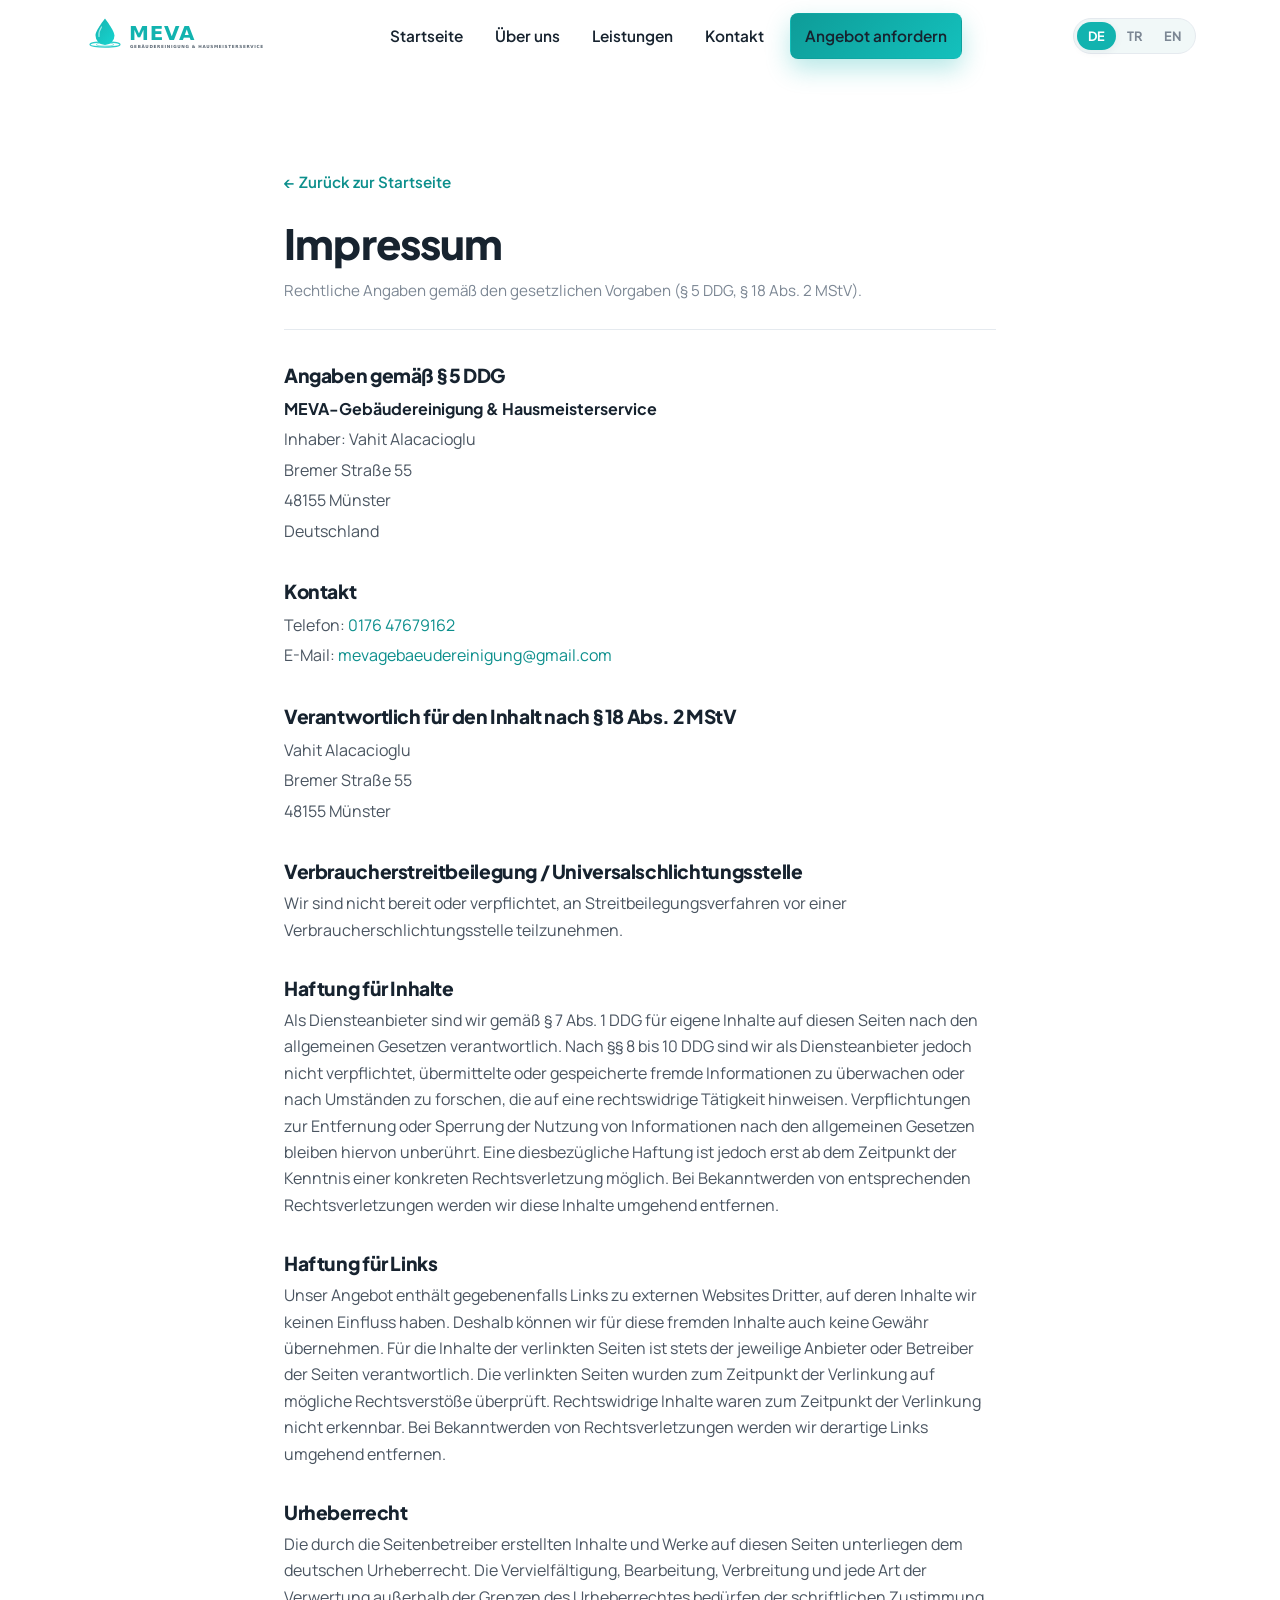
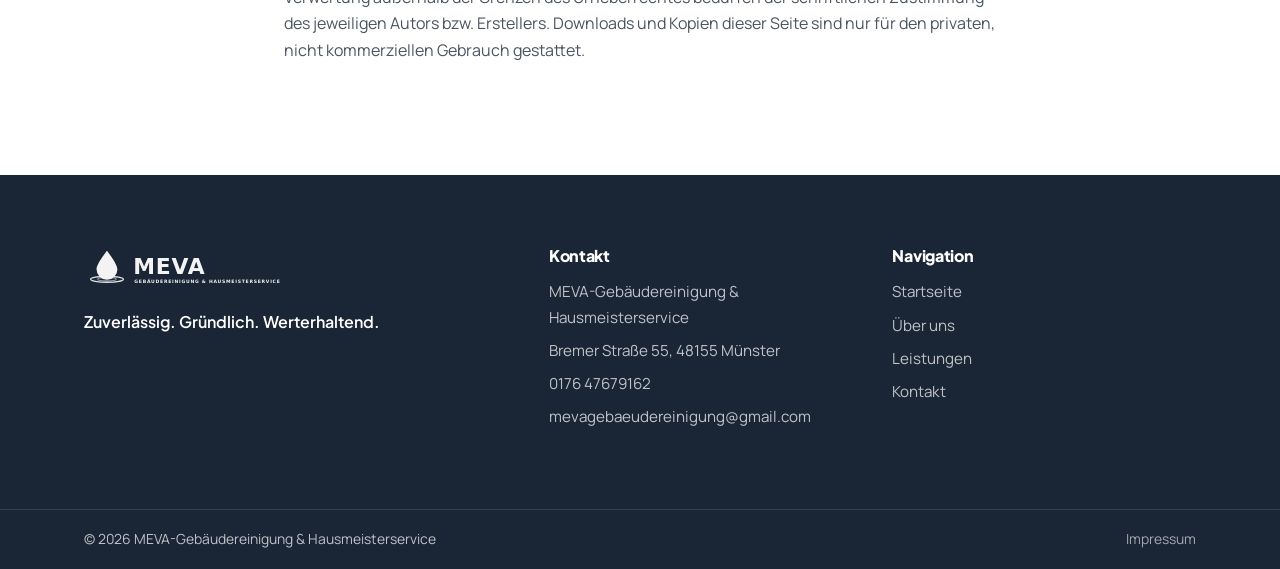
<file: impressum.html>
<!DOCTYPE html>
<html lang="de">
<head>
  <meta charset="UTF-8" />
  <meta name="viewport" content="width=device-width, initial-scale=1.0" />
  <title>Impressum | MEVA Gebäudereinigung & Hausmeisterservice</title>
  <meta name="robots" content="noindex" />
  <meta name="theme-color" content="#1a2635" />
  <link rel="preconnect" href="https://fonts.googleapis.com" />
  <link rel="preconnect" href="https://fonts.gstatic.com" crossorigin />
  <link
    href="https://fonts.googleapis.com/css2?family=Manrope:wght@400;500;600;700;800&family=Plus+Jakarta+Sans:wght@500;600;700;800&display=swap"
    rel="stylesheet" />
  <link rel="stylesheet" href="styles.css" />
  <link rel="icon" href="assets/favicon.svg" type="image/svg+xml" />
</head>
<body>
  <!-- ============ HEADER / NAV ============ -->
  <header class="site-header" id="siteHeader">
    <div class="container header-inner">
      <a href="index.html#home" class="brand" aria-label="MEVA Gebäudereinigung Startseite">
        <img src="assets/logo.svg" alt="MEVA Gebäudereinigung & Hausmeisterservice" class="brand-logo" id="brandLogo" />
      </a>

      <nav class="main-nav" id="mainNav" aria-label="Hauptnavigation">
        <a href="index.html#home" data-i18n="nav.home">Startseite</a>
        <a href="index.html#about" data-i18n="nav.about">Über uns</a>
        <a href="index.html#services" data-i18n="nav.services">Leistungen</a>
        <a href="index.html#contact" data-i18n="nav.contact">Kontakt</a>
        <a href="index.html#contact" class="btn btn-primary nav-cta" data-i18n="nav.cta">Angebot anfordern</a>
      </nav>

      <div class="header-tools">
        <div class="lang-switch" role="group" aria-label="Sprache wählen">
          <button type="button" data-lang="de" class="active" aria-pressed="true">DE</button>
          <button type="button" data-lang="tr" aria-pressed="false">TR</button>
          <button type="button" data-lang="en" aria-pressed="false">EN</button>
        </div>
        <button class="nav-toggle" id="navToggle" aria-label="Menü öffnen" aria-expanded="false">
          <span></span><span></span><span></span>
        </button>
      </div>
    </div>
  </header>

  <main>
    <section class="legal">
      <div class="container legal-inner">
        <a href="index.html#home" class="back-link" data-i18n="imp.back">← Zurück zur Startseite</a>
        <h1 data-i18n="imp.pageTitle">Impressum</h1>
        <p class="legal-note" data-i18n="imp.note">Rechtliche Angaben gemäß den gesetzlichen Vorgaben (§ 5 DDG, § 18 Abs. 2 MStV).</p>

        <h2>Angaben gemäß § 5 DDG</h2>
        <p class="addr">
          <strong>MEVA-Gebäudereinigung &amp; Hausmeisterservice</strong><br />
          Inhaber: Vahit Alacacioglu<br />
          Bremer Straße 55<br />
          48155 Münster<br />
          Deutschland
        </p>

        <h2>Kontakt</h2>
        <p class="addr">
          Telefon: <a href="tel:+4917647679162">0176 47679162</a><br />
          E-Mail: <a href="mailto:mevagebaeudereinigung@gmail.com">mevagebaeudereinigung@gmail.com</a>
        </p>

        <h2>Verantwortlich für den Inhalt nach § 18 Abs. 2 MStV</h2>
        <p class="addr">
          Vahit Alacacioglu<br />
          Bremer Straße 55<br />
          48155 Münster
        </p>

        <h2>Verbraucherstreitbeilegung / Universalschlichtungsstelle</h2>
        <p>Wir sind nicht bereit oder verpflichtet, an Streitbeilegungsverfahren vor einer Verbraucherschlichtungsstelle teilzunehmen.</p>

        <h2>Haftung für Inhalte</h2>
        <p>Als Diensteanbieter sind wir gemäß § 7 Abs. 1 DDG für eigene Inhalte auf diesen Seiten nach den allgemeinen Gesetzen verantwortlich. Nach §§ 8 bis 10 DDG sind wir als Diensteanbieter jedoch nicht verpflichtet, übermittelte oder gespeicherte fremde Informationen zu überwachen oder nach Umständen zu forschen, die auf eine rechtswidrige Tätigkeit hinweisen. Verpflichtungen zur Entfernung oder Sperrung der Nutzung von Informationen nach den allgemeinen Gesetzen bleiben hiervon unberührt. Eine diesbezügliche Haftung ist jedoch erst ab dem Zeitpunkt der Kenntnis einer konkreten Rechtsverletzung möglich. Bei Bekanntwerden von entsprechenden Rechtsverletzungen werden wir diese Inhalte umgehend entfernen.</p>

        <h2>Haftung für Links</h2>
        <p>Unser Angebot enthält gegebenenfalls Links zu externen Websites Dritter, auf deren Inhalte wir keinen Einfluss haben. Deshalb können wir für diese fremden Inhalte auch keine Gewähr übernehmen. Für die Inhalte der verlinkten Seiten ist stets der jeweilige Anbieter oder Betreiber der Seiten verantwortlich. Die verlinkten Seiten wurden zum Zeitpunkt der Verlinkung auf mögliche Rechtsverstöße überprüft. Rechtswidrige Inhalte waren zum Zeitpunkt der Verlinkung nicht erkennbar. Bei Bekanntwerden von Rechtsverletzungen werden wir derartige Links umgehend entfernen.</p>

        <h2>Urheberrecht</h2>
        <p>Die durch die Seitenbetreiber erstellten Inhalte und Werke auf diesen Seiten unterliegen dem deutschen Urheberrecht. Die Vervielfältigung, Bearbeitung, Verbreitung und jede Art der Verwertung außerhalb der Grenzen des Urheberrechtes bedürfen der schriftlichen Zustimmung des jeweiligen Autors bzw. Erstellers. Downloads und Kopien dieser Seite sind nur für den privaten, nicht kommerziellen Gebrauch gestattet.</p>
      </div>
    </section>
  </main>

  <!-- ============ FOOTER ============ -->
  <footer class="site-footer">
    <div class="container footer-inner">
      <div class="footer-brand">
        <img src="assets/logo.svg" alt="MEVA Gebäudereinigung & Hausmeisterservice" class="footer-logo" id="footerLogo" />
        <p data-i18n="footer.tagline">Zuverlässig. Gründlich. Werterhaltend.</p>
      </div>
      <div class="footer-col">
        <h4 data-i18n="footer.contactTitle">Kontakt</h4>
        <p>MEVA-Gebäudereinigung & Hausmeisterservice</p>
        <p>Bremer Straße 55, 48155 Münster</p>
        <p><a href="tel:+4917647679162">0176 47679162</a></p>
        <p><a href="mailto:mevagebaeudereinigung@gmail.com">mevagebaeudereinigung@gmail.com</a></p>
      </div>
      <div class="footer-col">
        <h4 data-i18n="footer.linksTitle">Navigation</h4>
        <p><a href="index.html#home" data-i18n="nav.home">Startseite</a></p>
        <p><a href="index.html#about" data-i18n="nav.about">Über uns</a></p>
        <p><a href="index.html#services" data-i18n="nav.services">Leistungen</a></p>
        <p><a href="index.html#contact" data-i18n="nav.contact">Kontakt</a></p>
      </div>
    </div>
    <div class="footer-bottom">
      <div class="container">
        <span>© <span id="year">2026</span> MEVA-Gebäudereinigung & Hausmeisterservice</span>
        <span class="footer-legal"><a href="impressum.html" data-i18n="footer.impressum">Impressum</a></span>
      </div>
    </div>
  </footer>

  <script src="script.js"></script>
</body>
</html>
</file>
<file: styles.css>
/* ============================================================
   MEVA Gebäudereinigung & Hausmeisterservice
   Palette lives in :root — swap these to match the logo.
   ============================================================ */
:root {
  --brand:        #12b3af;   /* MEVA teal (interactive)   */
  --brand-bright: #15c8c4;   /* logo teal (accents/glows) */
  --brand-dark:   #0c8f8c;   /* deep teal (links, hover)  */
  --brand-2:      #15c8c4;   /* accent teal               */
  --navy:         #1a2635;   /* MEVA brand navy           */
  --navy-2:       #24384f;   /* lighter navy for gradient */
  --ink:          #17232f;   /* headings (near navy)      */
  --body:         #4a5561;   /* body text                 */
  --muted:        #7c8794;
  --line:         #e5eaef;
  --bg:           #ffffff;
  --bg-soft:      #f1f8f8;
  --bg-tint:      #e4f4f4;
  --white:        #ffffff;
  --radius:       16px;
  --radius-sm:    10px;
  --shadow-sm:    0 2px 8px rgba(16, 42, 74, .06);
  --shadow:       0 12px 30px rgba(16, 42, 74, .10);
  --shadow-lg:    0 24px 60px rgba(16, 42, 74, .16);
  --maxw:         1160px;
  --font-head:    "Plus Jakarta Sans", system-ui, sans-serif;
  --font-body:    "Manrope", system-ui, sans-serif;
}

*, *::before, *::after { box-sizing: border-box; }

html { scroll-behavior: smooth; scroll-padding-top: 88px; }

body {
  margin: 0;
  font-family: var(--font-body);
  color: var(--body);
  background: var(--bg);
  line-height: 1.65;
  -webkit-font-smoothing: antialiased;
  text-rendering: optimizeLegibility;
  overflow-x: hidden;
}

img { max-width: 100%; display: block; }

h1, h2, h3, h4 {
  font-family: var(--font-head);
  color: var(--ink);
  line-height: 1.15;
  margin: 0 0 .5em;
  font-weight: 800;
  letter-spacing: -0.02em;
  overflow-wrap: break-word;
}

/* ---------- Icons ---------- */
.ico { width: 26px; height: 26px; display: block; stroke: var(--brand); fill: none;
  stroke-width: 1.8; stroke-linecap: round; stroke-linejoin: round; }
.ci-icon .ico { width: 20px; height: 20px; }
.btn .ico { width: 18px; height: 18px; stroke: currentColor; stroke-width: 2; }

a { color: var(--brand-dark); text-decoration: none; transition: color .2s; }
a:hover { color: var(--brand); }

.container { width: 100%; max-width: var(--maxw); margin: 0 auto; padding: 0 24px; }

.section { padding: clamp(64px, 9vw, 120px) 0; }

.kicker {
  display: inline-block;
  font-family: var(--font-head);
  font-weight: 700;
  font-size: .82rem;
  letter-spacing: .12em;
  text-transform: uppercase;
  color: var(--brand-2);
  margin-bottom: 14px;
}

.section-head { max-width: 720px; margin: 0 auto clamp(40px, 6vw, 64px); text-align: center; }
.section-head h2 { font-size: clamp(1.9rem, 4vw, 2.6rem); }
.section-lead { font-size: 1.1rem; color: var(--body); margin-top: 8px; }

/* ---------- Buttons ---------- */
.btn {
  display: inline-flex; align-items: center; justify-content: center; gap: .5em;
  font-family: var(--font-head);
  font-weight: 700;
  font-size: .98rem;
  padding: 13px 24px;
  border-radius: 999px;
  border: 1.5px solid transparent;
  cursor: pointer;
  transition: transform .18s ease, box-shadow .2s ease, background .2s ease, color .2s;
  white-space: nowrap;
  text-align: center;
}
.btn-lg { padding: 16px 30px; font-size: 1.02rem; }
.btn-block { width: 100%; }
.btn-primary {
  background: linear-gradient(135deg, #0e9c98 0%, var(--brand-bright) 120%);
  color: #fff;
  box-shadow: 0 10px 24px rgba(18, 179, 175, .30);
}
.btn-primary:hover { transform: translateY(-2px); box-shadow: 0 16px 32px rgba(18, 179, 175, .38); color:#fff; }
.btn-ghost { background: rgba(255,255,255,.14); color: #fff; border-color: rgba(255,255,255,.5); }
.btn-ghost:hover { background: #fff; color: var(--brand); transform: translateY(-2px); }

/* ---------- Header ---------- */
.site-header {
  position: sticky; top: 0; z-index: 100;
  background: rgba(255,255,255,.86);
  backdrop-filter: saturate(180%) blur(14px);
  border-bottom: 1px solid transparent;
  transition: box-shadow .3s, border-color .3s;
}
.site-header.scrolled { box-shadow: var(--shadow-sm); border-color: var(--line); }
.header-inner { display: flex; align-items: center; justify-content: space-between; height: 72px; gap: 20px; }
.brand-logo { height: 42px; width: auto; }
.footer-logo { height: 46px; }

.main-nav { display: flex; align-items: center; gap: 4px; }
.main-nav > a {
  font-family: var(--font-head);
  font-weight: 600;
  color: var(--ink);
  padding: 9px 14px;
  border-radius: 8px;
  font-size: .96rem;
  transition: background .2s, color .2s;
}
.main-nav > a:not(.nav-cta):hover { background: var(--bg-tint); color: var(--brand); }
.nav-cta { margin-left: 8px; color: #fff; padding: 10px 20px; }

.header-tools { display: flex; align-items: center; gap: 14px; }
.lang-switch { display: inline-flex; background: var(--bg-soft); border: 1px solid var(--line); border-radius: 999px; padding: 3px; }
.lang-switch button {
  font-family: var(--font-head); font-weight: 700; font-size: .8rem;
  border: 0; background: transparent; color: var(--muted);
  padding: 6px 11px; border-radius: 999px; cursor: pointer; transition: all .18s;
}
.lang-switch button.active { background: var(--brand); color: #fff; box-shadow: var(--shadow-sm); }

.nav-toggle { display: none; flex-direction: column; gap: 5px; background: none; border: 0; cursor: pointer; padding: 8px; }
.nav-toggle span { width: 24px; height: 2.5px; background: var(--ink); border-radius: 2px; transition: transform .3s, opacity .3s; }

/* ---------- Hero ---------- */
.hero { position: relative; overflow: hidden; color: #fff; }
.hero-bg {
  position: absolute; inset: 0; z-index: 0;
  background:
    radial-gradient(120% 90% at 88% 0%, rgba(21,200,196,.42) 0%, rgba(21,200,196,0) 55%),
    radial-gradient(90% 80% at 0% 100%, rgba(21,200,196,.20) 0%, rgba(21,200,196,0) 55%),
    linear-gradient(140deg, var(--navy) 0%, #1e3346 50%, #17544f 100%);
}
.hero-bg::after {
  content: ""; position: absolute; inset: 0;
  background-image: radial-gradient(rgba(255,255,255,.14) 1px, transparent 1.4px);
  background-size: 26px 26px; opacity: .5;
  mask-image: linear-gradient(180deg, #000, transparent 80%);
}
.hero-inner { position: relative; z-index: 1; padding-top: clamp(70px, 11vw, 140px); padding-bottom: clamp(80px, 12vw, 150px); }
.hero-content { max-width: 760px; }
.eyebrow {
  display: inline-block; font-family: var(--font-head); font-weight: 700;
  font-size: .82rem; letter-spacing: .1em; text-transform: uppercase;
  background: rgba(255,255,255,.14); border: 1px solid rgba(255,255,255,.28);
  padding: 8px 16px; border-radius: 999px; margin-bottom: 24px; color: #eafcff;
}
.hero h1 { color: #fff; font-size: clamp(2.1rem, 5.2vw, 3.7rem); margin-bottom: .3em; }
.hero-claim { font-family: var(--font-head); font-weight: 700; font-size: clamp(1.1rem, 2.4vw, 1.5rem); color: #b9f0ef; margin: 0 0 .8em; letter-spacing: .01em; }
.hero-sub { font-size: clamp(1.02rem, 1.6vw, 1.18rem); color: rgba(255,255,255,.92); max-width: 640px; margin-bottom: 34px; }
.hero-actions { display: flex; flex-wrap: wrap; gap: 14px; margin-bottom: 30px; }
.hero-actions .btn { white-space: normal; }
.hero-badges { list-style: none; display: flex; flex-wrap: wrap; gap: 12px 26px; margin: 0; padding: 0; }
.hero-badges li { display: flex; align-items: center; gap: 9px; font-weight: 600; font-size: .95rem; color: rgba(255,255,255,.95); }
.hero-badges .dot { width: 9px; height: 9px; border-radius: 50%; background: var(--brand-bright); box-shadow: 0 0 0 4px rgba(21,200,196,.28); }

/* ---------- Why / Feature cards ---------- */
.why { background: var(--bg); }
.cards-3 { display: grid; grid-template-columns: repeat(3, 1fr); gap: 24px; }
.feature-card {
  background: var(--white); border: 1px solid var(--line); border-radius: var(--radius);
  padding: 34px 30px; box-shadow: var(--shadow-sm);
  transition: transform .22s, box-shadow .22s, border-color .22s;
}
.feature-card:hover { transform: translateY(-5px); box-shadow: var(--shadow); border-color: transparent; }
.feature-icon {
  width: 60px; height: 60px; display: grid; place-items: center;
  font-size: 1.7rem; border-radius: 14px; margin-bottom: 20px;
  background: linear-gradient(135deg, var(--bg-tint), #cdeeed);
}
.feature-card h3 { font-size: 1.24rem; }
.feature-card p { margin: 0; }

/* ---------- About ---------- */
.about { background: var(--bg-soft); }
.about-grid { display: grid; grid-template-columns: 0.85fr 1.15fr; gap: clamp(32px, 6vw, 72px); align-items: center; }
.about-text h2 { font-size: clamp(1.8rem, 3.6vw, 2.5rem); }
.about-text p { margin-bottom: 1.1em; }
.about-text .btn { margin-top: 12px; }
.about-media { position: relative; }
.about-card-stack {
  background: linear-gradient(140deg, var(--navy) 0%, #17544f 130%);
  border-radius: 24px; padding: 40px; display: grid; gap: 22px;
  box-shadow: var(--shadow-lg); position: relative; overflow: hidden;
}
.about-card-stack::before {
  content: ""; position: absolute; inset: 0;
  background-image: radial-gradient(rgba(255,255,255,.16) 1px, transparent 1.4px);
  background-size: 22px 22px; opacity: .6;
}
.about-card-stack .stat { position: relative; z-index: 1; color: #fff; border-bottom: 1px solid rgba(255,255,255,.22); padding-bottom: 18px; }
.about-card-stack .stat:last-child { border-bottom: 0; padding-bottom: 0; }
.about-card-stack .stat strong { display: block; font-family: var(--font-head); font-size: 2.4rem; font-weight: 800; line-height: 1; letter-spacing: -.02em; }
.about-card-stack .stat span { font-weight: 600; color: rgba(255,255,255,.9); }

/* ---------- Services ---------- */
.services { background: var(--bg); }
.cards-service { display: grid; grid-template-columns: repeat(3, 1fr); gap: 24px; }
.service-card {
  background: var(--white); border: 1px solid var(--line); border-radius: var(--radius);
  padding: 32px 28px; box-shadow: var(--shadow-sm); position: relative;
  transition: transform .22s, box-shadow .22s, border-color .22s;
  overflow: hidden;
}
.service-card::before {
  content: ""; position: absolute; left: 0; top: 0; height: 4px; width: 100%;
  background: linear-gradient(90deg, var(--brand), var(--brand-2)); transform: scaleX(0); transform-origin: left; transition: transform .3s;
}
.service-card:hover { transform: translateY(-6px); box-shadow: var(--shadow); border-color: transparent; }
.service-card:hover::before { transform: scaleX(1); }
.service-icon {
  width: 58px; height: 58px; display: grid; place-items: center; font-size: 1.6rem;
  border-radius: 14px; margin-bottom: 18px;
  background: linear-gradient(135deg, var(--bg-tint), #cdeeed);
}
.service-card h3 { font-size: 1.18rem; margin-bottom: .5em; }
.service-card > p { margin: 0 0 14px; font-size: .97rem; }
.service-list-label { font-family: var(--font-head); font-weight: 700; color: var(--ink); font-size: .85rem; text-transform: uppercase; letter-spacing: .04em; margin: 0 0 4px; }
.service-list { font-size: .93rem; color: var(--muted); margin: 0; }

/* ---------- Contact ---------- */
.contact { background: var(--bg-soft); }
.contact-grid { display: grid; grid-template-columns: 1fr 1.05fr; gap: clamp(32px, 6vw, 64px); align-items: start; }
.contact-info h2 { font-size: clamp(1.7rem, 3.4vw, 2.4rem); }
.contact-list { list-style: none; margin: 30px 0 26px; padding: 0; display: grid; gap: 18px; }
.contact-list li { display: flex; gap: 15px; align-items: flex-start; }
.ci-icon {
  flex: 0 0 auto; width: 44px; height: 44px; display: grid; place-items: center;
  background: var(--white); border: 1px solid var(--line); border-radius: 12px;
  font-size: 1.15rem; box-shadow: var(--shadow-sm);
}
.contact-list li div { display: flex; flex-direction: column; padding-top: 2px; }
.contact-list strong { color: var(--ink); font-family: var(--font-head); }
.contact-quote { font-family: var(--font-head); font-style: italic; font-size: 1.2rem; color: var(--brand-dark); font-weight: 600; margin-top: 8px; }

.contact-form-wrap {
  background: var(--white); border: 1px solid var(--line);
  border-radius: 22px; padding: clamp(26px, 4vw, 40px); box-shadow: var(--shadow);
}
.contact-form h3 { font-size: 1.5rem; margin-bottom: .2em; }
.form-note { font-size: .96rem; margin-bottom: 22px; }
.field { margin-bottom: 16px; display: flex; flex-direction: column; }
.field-row { display: grid; grid-template-columns: 1fr 1fr; gap: 16px; }
.field label { font-family: var(--font-head); font-weight: 600; font-size: .9rem; color: var(--ink); margin-bottom: 7px; }
.field input, .field select, .field textarea {
  font-family: var(--font-body); font-size: 1rem; color: var(--ink);
  padding: 12px 14px; border: 1.5px solid var(--line); border-radius: var(--radius-sm);
  background: var(--bg-soft); transition: border-color .2s, box-shadow .2s, background .2s;
  width: 100%;
}
.field input:focus, .field select:focus, .field textarea:focus {
  outline: none; border-color: var(--brand); background: #fff;
  box-shadow: 0 0 0 4px rgba(21,200,196,.16);
}
.field textarea { resize: vertical; min-height: 100px; }
.form-hint { font-size: .84rem; color: var(--muted); margin: 12px 0 0; text-align: center; }
.field input:invalid:not(:placeholder-shown) { border-color: #e0748a; }

/* ---------- Footer ---------- */
.site-footer { background: var(--navy); color: rgba(255,255,255,.72); }
.footer-inner { display: grid; grid-template-columns: 1.4fr 1fr 1fr; gap: 40px; padding: clamp(48px,7vw,72px) 24px; }
.footer-brand .footer-logo { margin-bottom: 16px; filter: brightness(0) invert(1); opacity: .95; }
.footer-brand p { font-family: var(--font-head); font-weight: 600; color: #fff; }
.footer-col h4 { color: #fff; font-size: 1rem; margin-bottom: 14px; }
.footer-col p { margin: 0 0 8px; font-size: .95rem; }
.footer-col a, .footer-brand a { color: rgba(255,255,255,.72); }
.footer-col a:hover, .footer-brand a:hover { color: var(--brand-2); }
.footer-bottom { border-top: 1px solid rgba(255,255,255,.12); }
.footer-bottom .container { display: flex; justify-content: space-between; align-items: center; padding-top: 18px; padding-bottom: 18px; flex-wrap: wrap; gap: 8px; font-size: .87rem; }
.footer-legal a { color: rgba(255,255,255,.6); }

/* ---------- Legal / Impressum page ---------- */
.legal { padding: clamp(48px, 8vw, 96px) 0 clamp(56px, 8vw, 100px); background: var(--bg); }
.legal-inner { max-width: 760px; }
.legal .back-link { display: inline-block; font-family: var(--font-head); font-weight: 600; font-size: .95rem; margin-bottom: 26px; }
.legal h1 { font-size: clamp(1.9rem, 4vw, 2.6rem); margin-bottom: 10px; }
.legal-note { color: var(--muted); font-size: .95rem; margin: 0 0 40px; padding-bottom: 26px; border-bottom: 1px solid var(--line); }
.legal h2 { font-size: 1.2rem; margin: 34px 0 8px; }
.legal p { margin: 0 0 12px; }
.legal .addr { line-height: 1.9; }
.legal .addr strong { color: var(--ink); font-family: var(--font-head); }
.legal a { word-break: break-word; }
.legal .small { font-size: .9rem; color: var(--muted); }

/* ---------- Reveal on scroll ---------- */
.reveal { opacity: 0; transform: translateY(24px); transition: opacity .6s ease, transform .6s ease; }
.reveal.in { opacity: 1; transform: none; }

/* ---------- Responsive ---------- */
@media (max-width: 940px) {
  .cards-3, .cards-service { grid-template-columns: repeat(2, 1fr); }
  .about-grid, .contact-grid { grid-template-columns: 1fr; }
  .about-media { order: 2; }
  .footer-inner { grid-template-columns: 1fr 1fr; }
  .footer-brand { grid-column: 1 / -1; }
}

@media (max-width: 760px) {
  .nav-toggle { display: flex; }
  .main-nav {
    position: fixed; inset: 72px 0 auto 0;
    flex-direction: column; align-items: stretch; gap: 0;
    background: #fff; border-bottom: 1px solid var(--line);
    padding: 14px 24px 24px; box-shadow: var(--shadow);
    transform: translateY(-140%); transition: transform .32s ease; z-index: 90;
  }
  .main-nav.open { transform: translateY(0); }
  .main-nav > a { padding: 14px 8px; border-radius: 8px; }
  .nav-cta { margin: 8px 0 0; text-align: center; }
  .nav-toggle.active span:nth-child(1) { transform: translateY(7.5px) rotate(45deg); }
  .nav-toggle.active span:nth-child(2) { opacity: 0; }
  .nav-toggle.active span:nth-child(3) { transform: translateY(-7.5px) rotate(-45deg); }
}

@media (max-width: 560px) {
  .cards-3, .cards-service { grid-template-columns: 1fr; }
  .field-row { grid-template-columns: 1fr; }
  .footer-inner { grid-template-columns: 1fr; }
  .hero-actions .btn { flex: 1 1 100%; }
}

@media (prefers-reduced-motion: reduce) {
  * { scroll-behavior: auto !important; }
  .reveal { opacity: 1 !important; transform: none !important; transition: none; }
}
</file>
<file: public/styles.css>
/* ============================================================
   MEVA Gebäudereinigung & Hausmeisterservice
   Palette lives in :root — swap these to match the logo.
   ============================================================ */
:root {
  --brand:        #12b3af;   /* MEVA teal (interactive)   */
  --brand-bright: #15c8c4;   /* logo teal (accents/glows) */
  --brand-dark:   #0c8f8c;   /* deep teal (links, hover)  */
  --brand-2:      #15c8c4;   /* accent teal               */
  --navy:         #1a2635;   /* MEVA brand navy           */
  --navy-2:       #24384f;   /* lighter navy for gradient */
  --ink:          #17232f;   /* headings (near navy)      */
  --body:         #4a5561;   /* body text                 */
  --muted:        #7c8794;
  --line:         #e5eaef;
  --bg:           #ffffff;
  --bg-soft:      #f1f8f8;
  --bg-tint:      #e4f4f4;
  --white:        #ffffff;
  --radius:       16px;
  --radius-sm:    10px;
  --shadow-sm:    0 2px 8px rgba(16, 42, 74, .06);
  --shadow:       0 12px 30px rgba(16, 42, 74, .10);
  --shadow-lg:    0 24px 60px rgba(16, 42, 74, .16);
  --maxw:         1160px;
  --font-head:    "Plus Jakarta Sans", system-ui, sans-serif;
  --font-body:    "Manrope", system-ui, sans-serif;
}

*, *::before, *::after { box-sizing: border-box; }

html { scroll-behavior: smooth; scroll-padding-top: 88px; }

body {
  margin: 0;
  font-family: var(--font-body);
  color: var(--body);
  background: var(--bg);
  line-height: 1.65;
  -webkit-font-smoothing: antialiased;
  text-rendering: optimizeLegibility;
  overflow-x: hidden;
}

img { max-width: 100%; display: block; }

h1, h2, h3, h4 {
  font-family: var(--font-head);
  color: var(--ink);
  line-height: 1.15;
  margin: 0 0 .5em;
  font-weight: 800;
  letter-spacing: -0.02em;
  overflow-wrap: break-word;
}

/* ---------- Icons ---------- */
.ico { width: 26px; height: 26px; display: block; stroke: var(--brand); fill: none;
  stroke-width: 1.8; stroke-linecap: round; stroke-linejoin: round; }
.ci-icon .ico { width: 20px; height: 20px; }
.btn .ico { width: 18px; height: 18px; stroke: currentColor; stroke-width: 2; }

a { color: var(--brand-dark); text-decoration: none; transition: color .2s; }
a:hover { color: var(--brand); }

.container { width: 100%; max-width: var(--maxw); margin: 0 auto; padding: 0 24px; }

.section { padding: clamp(64px, 9vw, 120px) 0; }

.kicker {
  display: inline-block;
  font-family: var(--font-head);
  font-weight: 700;
  font-size: .82rem;
  letter-spacing: .12em;
  text-transform: uppercase;
  color: var(--brand-2);
  margin-bottom: 14px;
}

.section-head { max-width: 720px; margin: 0 auto clamp(40px, 6vw, 64px); text-align: center; }
.section-head h2 { font-size: clamp(1.9rem, 4vw, 2.6rem); }
.section-lead { font-size: 1.1rem; color: var(--body); margin-top: 8px; }

/* ---------- Buttons ---------- */
.btn {
  display: inline-flex; align-items: center; justify-content: center; gap: .5em;
  font-family: var(--font-head);
  font-weight: 700;
  font-size: .98rem;
  padding: 13px 24px;
  border-radius: 999px;
  border: 1.5px solid transparent;
  cursor: pointer;
  transition: transform .18s ease, box-shadow .2s ease, background .2s ease, color .2s;
  white-space: nowrap;
  text-align: center;
}
.btn-lg { padding: 16px 30px; font-size: 1.02rem; }
.btn-block { width: 100%; }
.btn-primary {
  background: linear-gradient(135deg, #0e9c98 0%, var(--brand-bright) 120%);
  color: #fff;
  box-shadow: 0 10px 24px rgba(18, 179, 175, .30);
}
.btn-primary:hover { transform: translateY(-2px); box-shadow: 0 16px 32px rgba(18, 179, 175, .38); color:#fff; }
.btn-ghost { background: rgba(255,255,255,.14); color: #fff; border-color: rgba(255,255,255,.5); }
.btn-ghost:hover { background: #fff; color: var(--brand); transform: translateY(-2px); }

/* ---------- Header ---------- */
.site-header {
  position: sticky; top: 0; z-index: 100;
  background: rgba(255,255,255,.86);
  backdrop-filter: saturate(180%) blur(14px);
  border-bottom: 1px solid transparent;
  transition: box-shadow .3s, border-color .3s;
}
.site-header.scrolled { box-shadow: var(--shadow-sm); border-color: var(--line); }
.header-inner { display: flex; align-items: center; justify-content: space-between; height: 72px; gap: 20px; }
.brand-logo { height: 42px; width: auto; }
.footer-logo { height: 46px; }

.main-nav { display: flex; align-items: center; gap: 4px; }
.main-nav > a {
  font-family: var(--font-head);
  font-weight: 600;
  color: var(--ink);
  padding: 9px 14px;
  border-radius: 8px;
  font-size: .96rem;
  transition: background .2s, color .2s;
}
.main-nav > a:not(.nav-cta):hover { background: var(--bg-tint); color: var(--brand); }
.nav-cta { margin-left: 8px; color: #fff; padding: 10px 20px; }

.header-tools { display: flex; align-items: center; gap: 14px; }
.lang-switch { display: inline-flex; background: var(--bg-soft); border: 1px solid var(--line); border-radius: 999px; padding: 3px; }
.lang-switch button {
  font-family: var(--font-head); font-weight: 700; font-size: .8rem;
  border: 0; background: transparent; color: var(--muted);
  padding: 6px 11px; border-radius: 999px; cursor: pointer; transition: all .18s;
}
.lang-switch button.active { background: var(--brand); color: #fff; box-shadow: var(--shadow-sm); }

.nav-toggle { display: none; flex-direction: column; gap: 5px; background: none; border: 0; cursor: pointer; padding: 8px; }
.nav-toggle span { width: 24px; height: 2.5px; background: var(--ink); border-radius: 2px; transition: transform .3s, opacity .3s; }

/* ---------- Hero ---------- */
.hero { position: relative; overflow: hidden; color: #fff; }
.hero-bg {
  position: absolute; inset: 0; z-index: 0;
  background:
    radial-gradient(120% 90% at 88% 0%, rgba(21,200,196,.42) 0%, rgba(21,200,196,0) 55%),
    radial-gradient(90% 80% at 0% 100%, rgba(21,200,196,.20) 0%, rgba(21,200,196,0) 55%),
    linear-gradient(140deg, var(--navy) 0%, #1e3346 50%, #17544f 100%);
}
.hero-bg::after {
  content: ""; position: absolute; inset: 0;
  background-image: radial-gradient(rgba(255,255,255,.14) 1px, transparent 1.4px);
  background-size: 26px 26px; opacity: .5;
  mask-image: linear-gradient(180deg, #000, transparent 80%);
}
.hero-inner { position: relative; z-index: 1; padding-top: clamp(70px, 11vw, 140px); padding-bottom: clamp(80px, 12vw, 150px); }
.hero-content { max-width: 760px; }
.eyebrow {
  display: inline-block; font-family: var(--font-head); font-weight: 700;
  font-size: .82rem; letter-spacing: .1em; text-transform: uppercase;
  background: rgba(255,255,255,.14); border: 1px solid rgba(255,255,255,.28);
  padding: 8px 16px; border-radius: 999px; margin-bottom: 24px; color: #eafcff;
}
.hero h1 { color: #fff; font-size: clamp(2.1rem, 5.2vw, 3.7rem); margin-bottom: .3em; }
.hero-claim { font-family: var(--font-head); font-weight: 700; font-size: clamp(1.1rem, 2.4vw, 1.5rem); color: #b9f0ef; margin: 0 0 .8em; letter-spacing: .01em; }
.hero-sub { font-size: clamp(1.02rem, 1.6vw, 1.18rem); color: rgba(255,255,255,.92); max-width: 640px; margin-bottom: 34px; }
.hero-actions { display: flex; flex-wrap: wrap; gap: 14px; margin-bottom: 30px; }
.hero-actions .btn { white-space: normal; }
.hero-badges { list-style: none; display: flex; flex-wrap: wrap; gap: 12px 26px; margin: 0; padding: 0; }
.hero-badges li { display: flex; align-items: center; gap: 9px; font-weight: 600; font-size: .95rem; color: rgba(255,255,255,.95); }
.hero-badges .dot { width: 9px; height: 9px; border-radius: 50%; background: var(--brand-bright); box-shadow: 0 0 0 4px rgba(21,200,196,.28); }

/* ---------- Why / Feature cards ---------- */
.why { background: var(--bg); }
.cards-3 { display: grid; grid-template-columns: repeat(3, 1fr); gap: 24px; }
.feature-card {
  background: var(--white); border: 1px solid var(--line); border-radius: var(--radius);
  padding: 34px 30px; box-shadow: var(--shadow-sm);
  transition: transform .22s, box-shadow .22s, border-color .22s;
}
.feature-card:hover { transform: translateY(-5px); box-shadow: var(--shadow); border-color: transparent; }
.feature-icon {
  width: 60px; height: 60px; display: grid; place-items: center;
  font-size: 1.7rem; border-radius: 14px; margin-bottom: 20px;
  background: linear-gradient(135deg, var(--bg-tint), #cdeeed);
}
.feature-card h3 { font-size: 1.24rem; }
.feature-card p { margin: 0; }

/* ---------- About ---------- */
.about { background: var(--bg-soft); }
.about-grid { display: grid; grid-template-columns: 0.85fr 1.15fr; gap: clamp(32px, 6vw, 72px); align-items: center; }
.about-text h2 { font-size: clamp(1.8rem, 3.6vw, 2.5rem); }
.about-text p { margin-bottom: 1.1em; }
.about-text .btn { margin-top: 12px; }
.about-media { position: relative; }
.about-card-stack {
  background: linear-gradient(140deg, var(--navy) 0%, #17544f 130%);
  border-radius: 24px; padding: 40px; display: grid; gap: 22px;
  box-shadow: var(--shadow-lg); position: relative; overflow: hidden;
}
.about-card-stack::before {
  content: ""; position: absolute; inset: 0;
  background-image: radial-gradient(rgba(255,255,255,.16) 1px, transparent 1.4px);
  background-size: 22px 22px; opacity: .6;
}
.about-card-stack .stat { position: relative; z-index: 1; color: #fff; border-bottom: 1px solid rgba(255,255,255,.22); padding-bottom: 18px; }
.about-card-stack .stat:last-child { border-bottom: 0; padding-bottom: 0; }
.about-card-stack .stat strong { display: block; font-family: var(--font-head); font-size: 2.4rem; font-weight: 800; line-height: 1; letter-spacing: -.02em; }
.about-card-stack .stat span { font-weight: 600; color: rgba(255,255,255,.9); }

/* ---------- Services ---------- */
.services { background: var(--bg); }
.cards-service { display: grid; grid-template-columns: repeat(3, 1fr); gap: 24px; }
.service-card {
  background: var(--white); border: 1px solid var(--line); border-radius: var(--radius);
  padding: 32px 28px; box-shadow: var(--shadow-sm); position: relative;
  transition: transform .22s, box-shadow .22s, border-color .22s;
  overflow: hidden;
}
.service-card::before {
  content: ""; position: absolute; left: 0; top: 0; height: 4px; width: 100%;
  background: linear-gradient(90deg, var(--brand), var(--brand-2)); transform: scaleX(0); transform-origin: left; transition: transform .3s;
}
.service-card:hover { transform: translateY(-6px); box-shadow: var(--shadow); border-color: transparent; }
.service-card:hover::before { transform: scaleX(1); }
.service-icon {
  width: 58px; height: 58px; display: grid; place-items: center; font-size: 1.6rem;
  border-radius: 14px; margin-bottom: 18px;
  background: linear-gradient(135deg, var(--bg-tint), #cdeeed);
}
.service-card h3 { font-size: 1.18rem; margin-bottom: .5em; }
.service-card > p { margin: 0 0 14px; font-size: .97rem; }
.service-list-label { font-family: var(--font-head); font-weight: 700; color: var(--ink); font-size: .85rem; text-transform: uppercase; letter-spacing: .04em; margin: 0 0 4px; }
.service-list { font-size: .93rem; color: var(--muted); margin: 0; }

/* ---------- Contact ---------- */
.contact { background: var(--bg-soft); }
.contact-grid { display: grid; grid-template-columns: 1fr 1.05fr; gap: clamp(32px, 6vw, 64px); align-items: start; }
.contact-info h2 { font-size: clamp(1.7rem, 3.4vw, 2.4rem); }
.contact-list { list-style: none; margin: 30px 0 26px; padding: 0; display: grid; gap: 18px; }
.contact-list li { display: flex; gap: 15px; align-items: flex-start; }
.ci-icon {
  flex: 0 0 auto; width: 44px; height: 44px; display: grid; place-items: center;
  background: var(--white); border: 1px solid var(--line); border-radius: 12px;
  font-size: 1.15rem; box-shadow: var(--shadow-sm);
}
.contact-list li div { display: flex; flex-direction: column; padding-top: 2px; }
.contact-list strong { color: var(--ink); font-family: var(--font-head); }
.contact-quote { font-family: var(--font-head); font-style: italic; font-size: 1.2rem; color: var(--brand-dark); font-weight: 600; margin-top: 8px; }

.contact-form-wrap {
  background: var(--white); border: 1px solid var(--line);
  border-radius: 22px; padding: clamp(26px, 4vw, 40px); box-shadow: var(--shadow);
}
.contact-form h3 { font-size: 1.5rem; margin-bottom: .2em; }
.form-note { font-size: .96rem; margin-bottom: 22px; }
.field { margin-bottom: 16px; display: flex; flex-direction: column; }
.field-row { display: grid; grid-template-columns: 1fr 1fr; gap: 16px; }
.field label { font-family: var(--font-head); font-weight: 600; font-size: .9rem; color: var(--ink); margin-bottom: 7px; }
.field input, .field select, .field textarea {
  font-family: var(--font-body); font-size: 1rem; color: var(--ink);
  padding: 12px 14px; border: 1.5px solid var(--line); border-radius: var(--radius-sm);
  background: var(--bg-soft); transition: border-color .2s, box-shadow .2s, background .2s;
  width: 100%;
}
.field input:focus, .field select:focus, .field textarea:focus {
  outline: none; border-color: var(--brand); background: #fff;
  box-shadow: 0 0 0 4px rgba(21,200,196,.16);
}
.field textarea { resize: vertical; min-height: 100px; }
.form-hint { font-size: .84rem; color: var(--muted); margin: 12px 0 0; text-align: center; }
.field input:invalid:not(:placeholder-shown) { border-color: #e0748a; }

/* ---------- Footer ---------- */
.site-footer { background: var(--navy); color: rgba(255,255,255,.72); }
.footer-inner { display: grid; grid-template-columns: 1.4fr 1fr 1fr; gap: 40px; padding: clamp(48px,7vw,72px) 24px; }
.footer-brand .footer-logo { margin-bottom: 16px; filter: brightness(0) invert(1); opacity: .95; }
.footer-brand p { font-family: var(--font-head); font-weight: 600; color: #fff; }
.footer-col h4 { color: #fff; font-size: 1rem; margin-bottom: 14px; }
.footer-col p { margin: 0 0 8px; font-size: .95rem; }
.footer-col a, .footer-brand a { color: rgba(255,255,255,.72); }
.footer-col a:hover, .footer-brand a:hover { color: var(--brand-2); }
.footer-bottom { border-top: 1px solid rgba(255,255,255,.12); }
.footer-bottom .container { display: flex; justify-content: space-between; align-items: center; padding-top: 18px; padding-bottom: 18px; flex-wrap: wrap; gap: 8px; font-size: .87rem; }
.footer-legal a { color: rgba(255,255,255,.6); }

/* ---------- Legal / Impressum page ---------- */
.legal { padding: clamp(48px, 8vw, 96px) 0 clamp(56px, 8vw, 100px); background: var(--bg); }
.legal-inner { max-width: 760px; }
.legal .back-link { display: inline-block; font-family: var(--font-head); font-weight: 600; font-size: .95rem; margin-bottom: 26px; }
.legal h1 { font-size: clamp(1.9rem, 4vw, 2.6rem); margin-bottom: 10px; }
.legal-note { color: var(--muted); font-size: .95rem; margin: 0 0 40px; padding-bottom: 26px; border-bottom: 1px solid var(--line); }
.legal h2 { font-size: 1.2rem; margin: 34px 0 8px; }
.legal p { margin: 0 0 12px; }
.legal .addr { line-height: 1.9; }
.legal .addr strong { color: var(--ink); font-family: var(--font-head); }
.legal a { word-break: break-word; }
.legal .small { font-size: .9rem; color: var(--muted); }

/* ---------- Reveal on scroll ---------- */
.reveal { opacity: 0; transform: translateY(24px); transition: opacity .6s ease, transform .6s ease; }
.reveal.in { opacity: 1; transform: none; }

/* ---------- Responsive ---------- */
@media (max-width: 940px) {
  .cards-3, .cards-service { grid-template-columns: repeat(2, 1fr); }
  .about-grid, .contact-grid { grid-template-columns: 1fr; }
  .about-media { order: 2; }
  .footer-inner { grid-template-columns: 1fr 1fr; }
  .footer-brand { grid-column: 1 / -1; }
}

@media (max-width: 760px) {
  .nav-toggle { display: flex; }
  .main-nav {
    position: fixed; inset: 72px 0 auto 0;
    flex-direction: column; align-items: stretch; gap: 0;
    background: #fff; border-bottom: 1px solid var(--line);
    padding: 14px 24px 24px; box-shadow: var(--shadow);
    transform: translateY(-140%); transition: transform .32s ease; z-index: 90;
  }
  .main-nav.open { transform: translateY(0); }
  .main-nav > a { padding: 14px 8px; border-radius: 8px; }
  .nav-cta { margin: 8px 0 0; text-align: center; }
  .nav-toggle.active span:nth-child(1) { transform: translateY(7.5px) rotate(45deg); }
  .nav-toggle.active span:nth-child(2) { opacity: 0; }
  .nav-toggle.active span:nth-child(3) { transform: translateY(-7.5px) rotate(-45deg); }
}

@media (max-width: 560px) {
  .cards-3, .cards-service { grid-template-columns: 1fr; }
  .field-row { grid-template-columns: 1fr; }
  .footer-inner { grid-template-columns: 1fr; }
  .hero-actions .btn { flex: 1 1 100%; }
}

@media (prefers-reduced-motion: reduce) {
  * { scroll-behavior: auto !important; }
  .reveal { opacity: 1 !important; transform: none !important; transition: none; }
}
</file>
